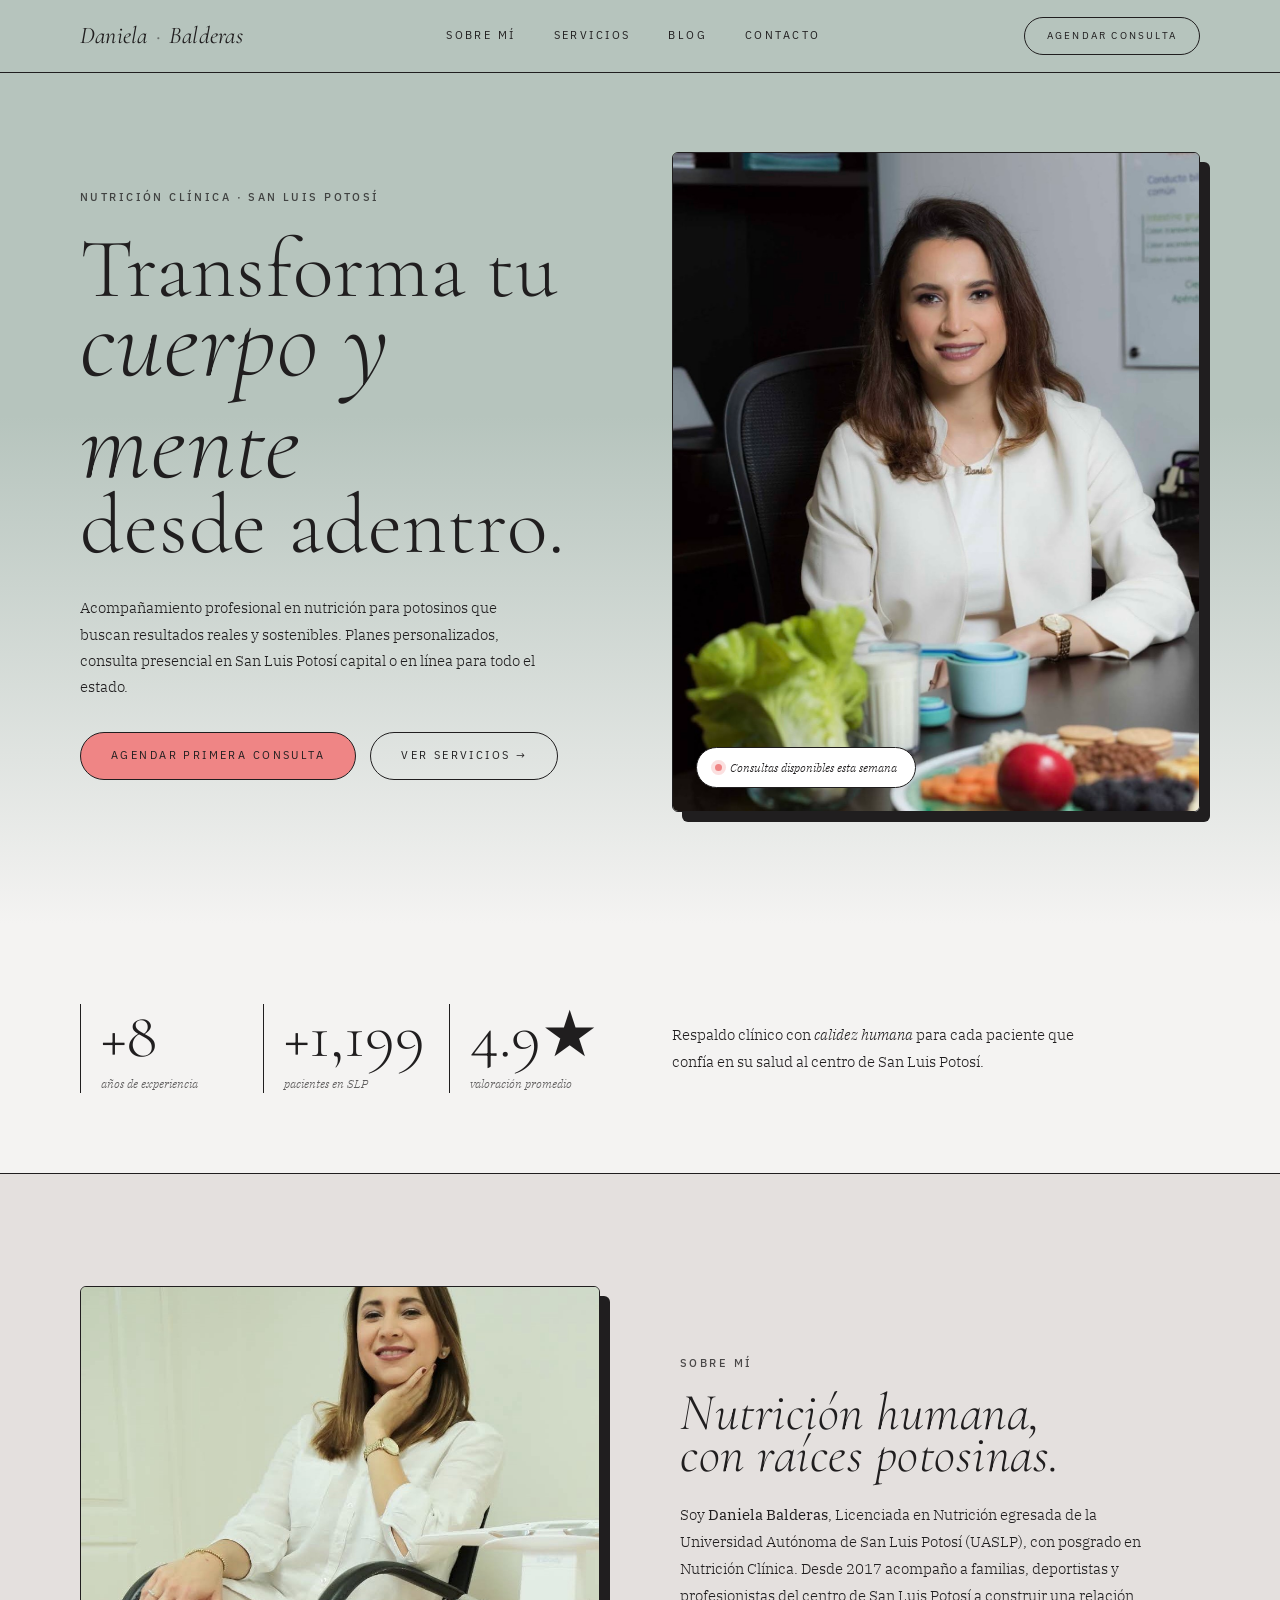
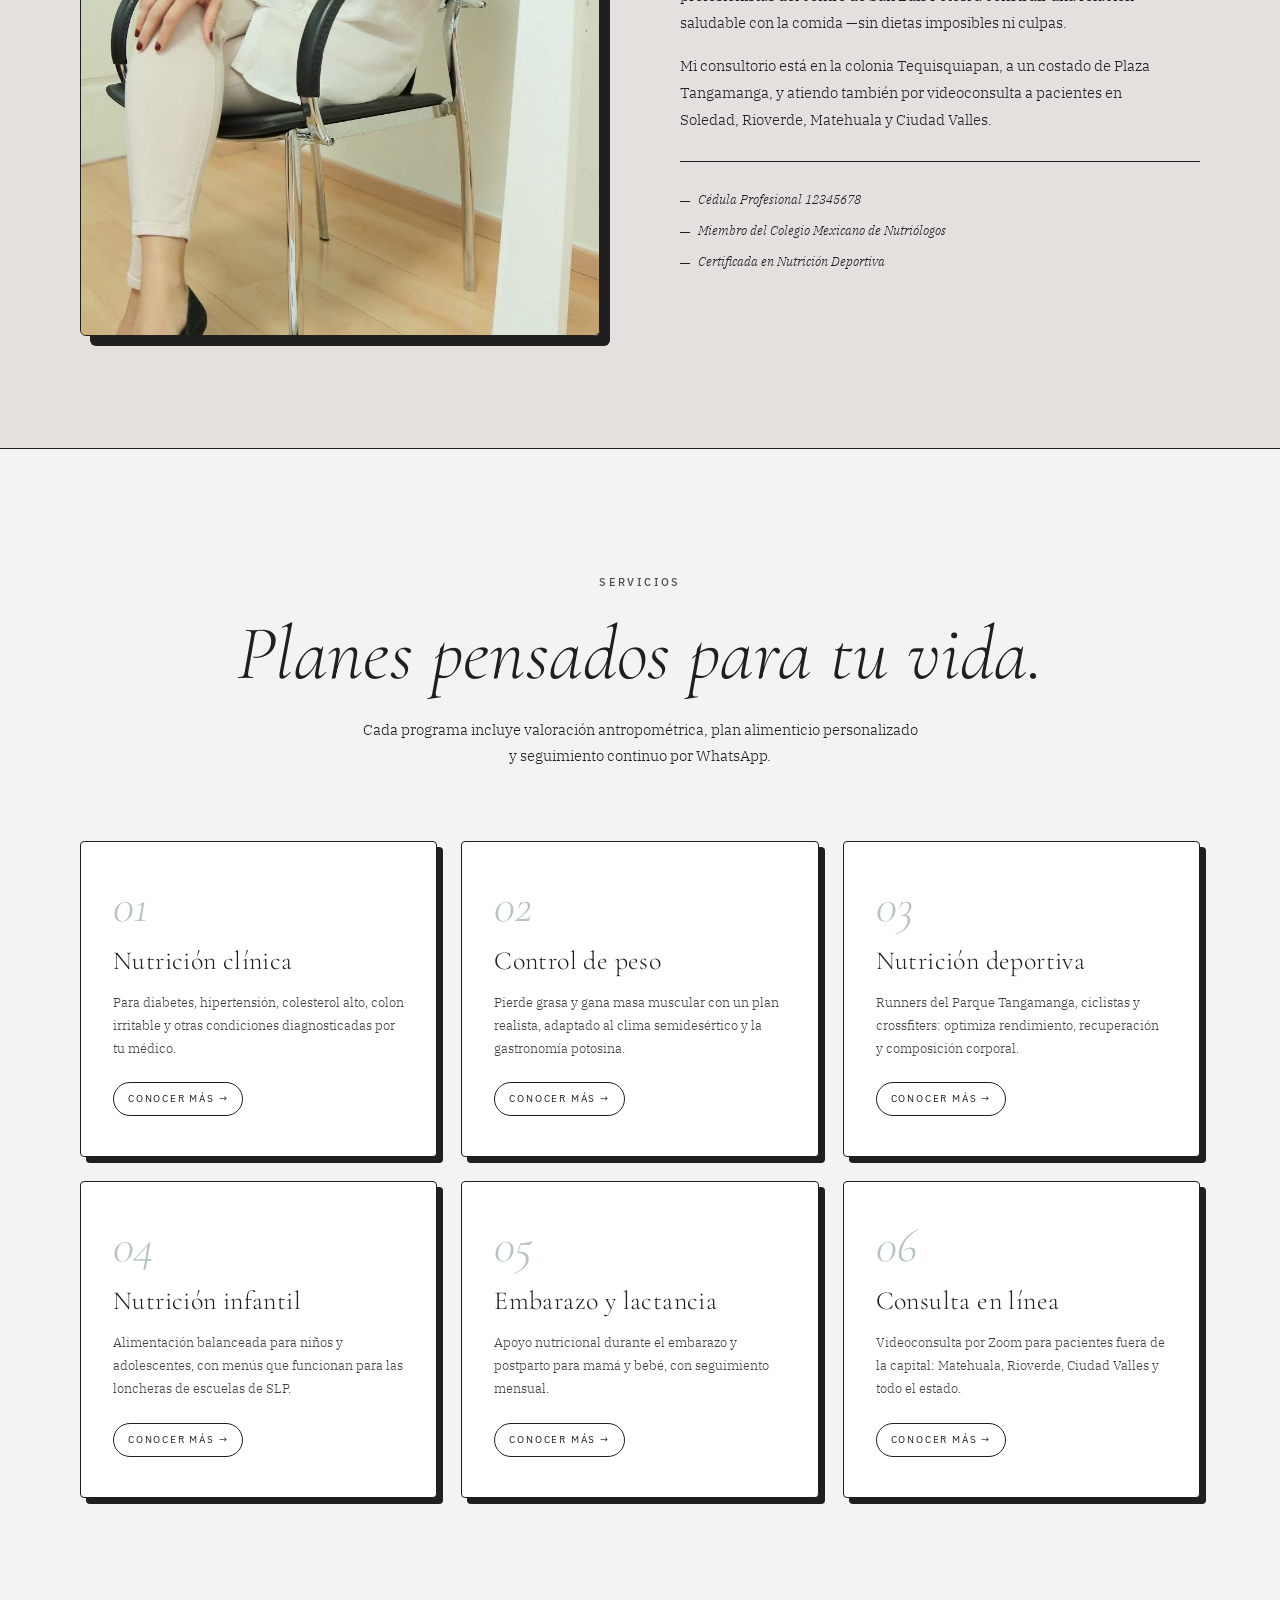
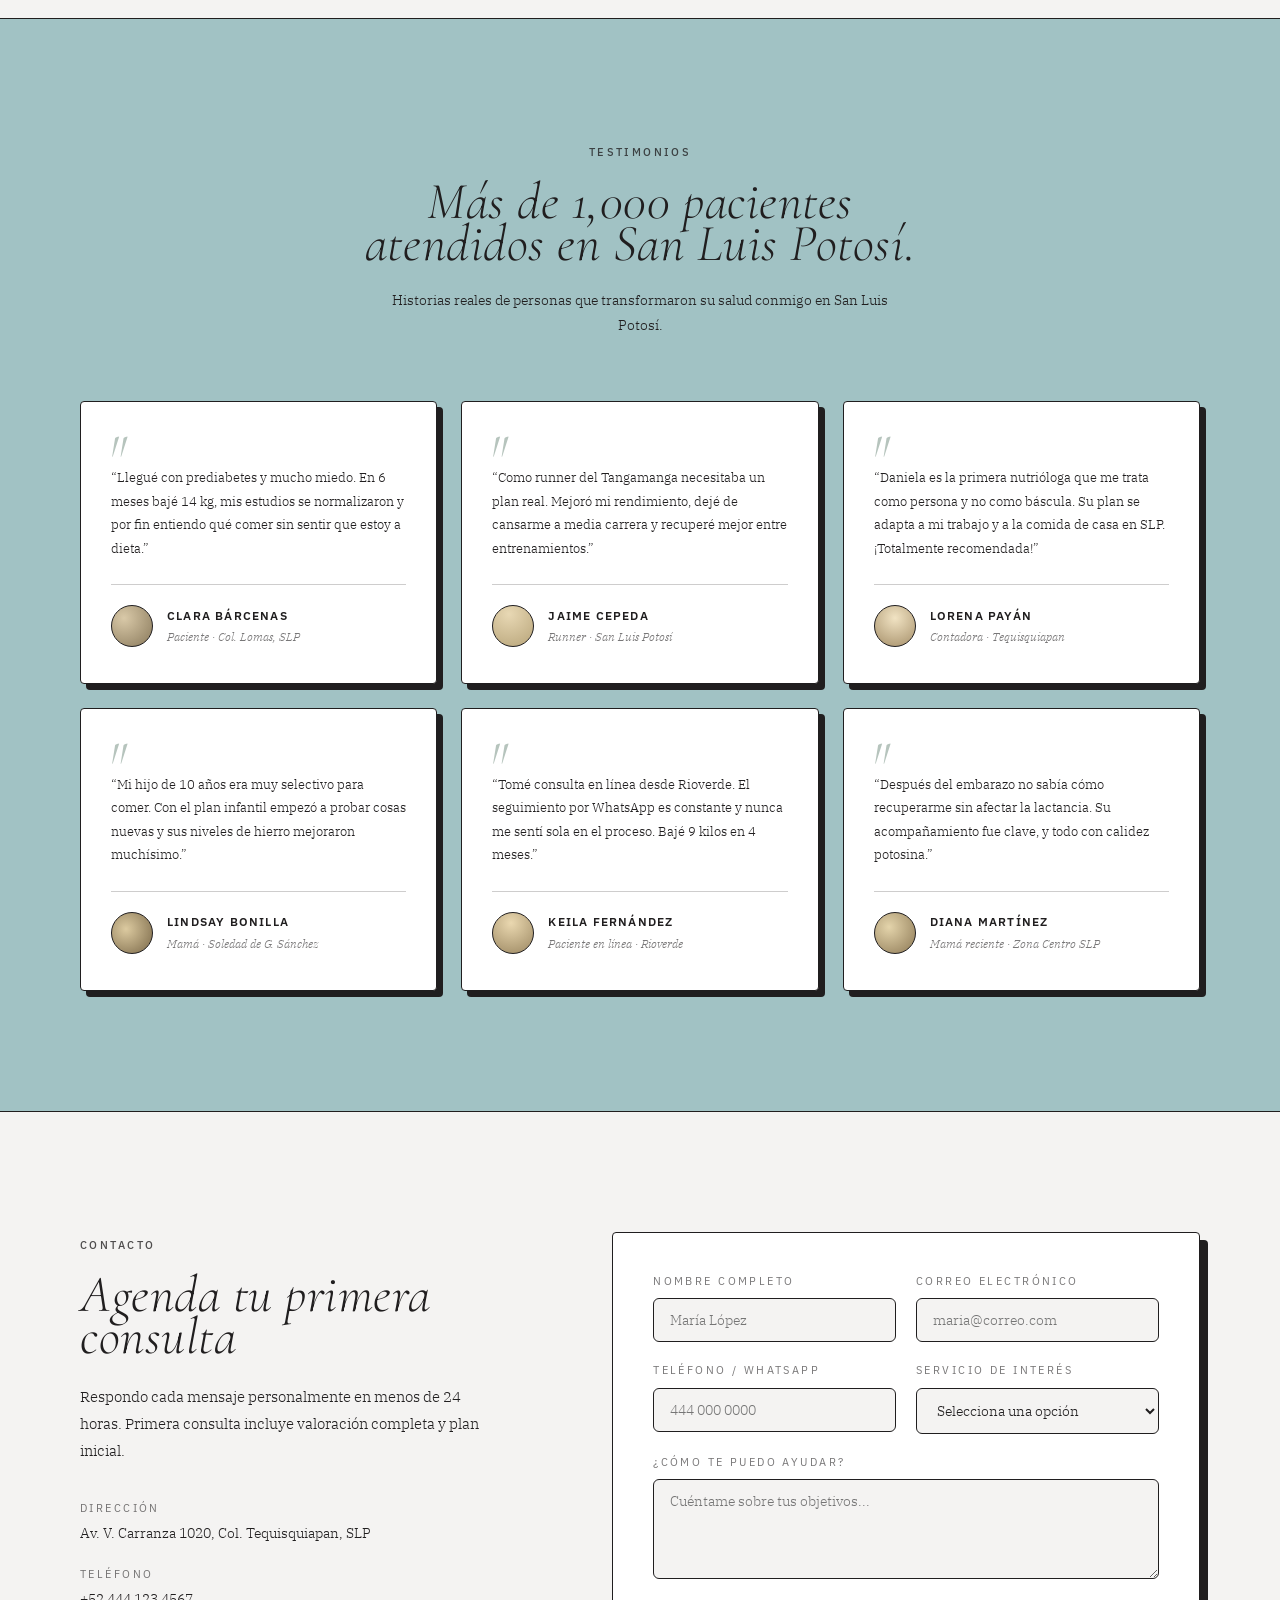
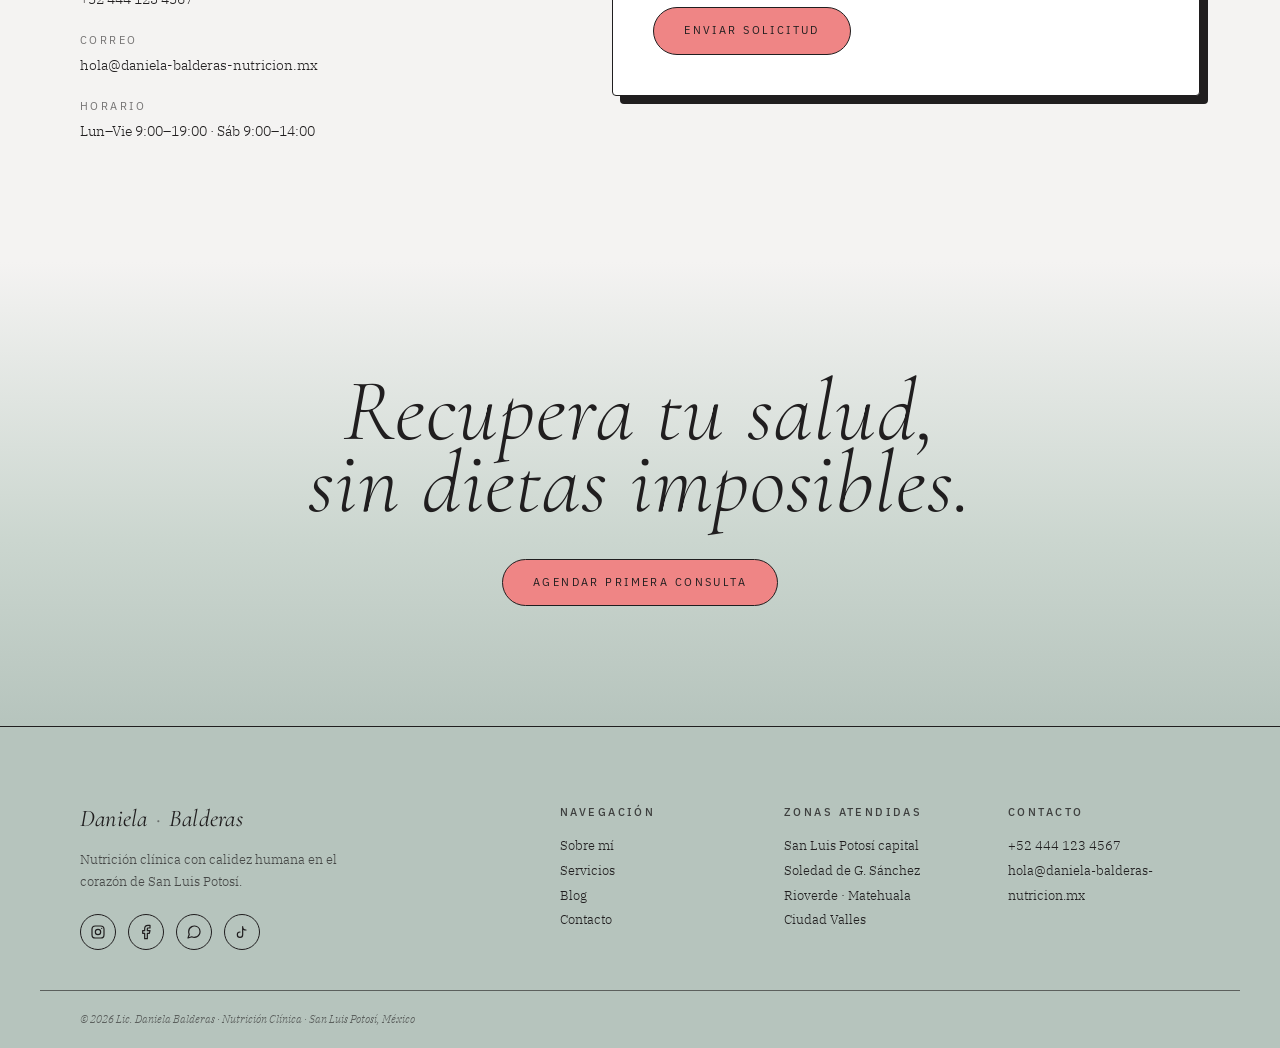
<file: index.html>
<!DOCTYPE html>
<html lang="es-MX">
<head>
  <meta charset="UTF-8" />
  <meta name="viewport" content="width=device-width, initial-scale=1" />
  <title>Nutrióloga en San Luis Potosí · Lic. Daniela Balderas</title>
  <meta name="description" content="Nutrióloga certificada en San Luis Potosí. Planes personalizados de nutrición clínica, control de peso y deportiva. Consulta presencial y en línea." />
  <meta name="robots" content="index,follow,max-image-preview:large" />
  <meta name="keywords" content="nutriólogo San Luis Potosí, nutricionista SLP, nutrición clínica San Luis Potosí, plan alimenticio SLP, bajar de peso San Luis Potosí" />
  <meta name="geo.region" content="MX-SLP" />
  <meta name="geo.placename" content="San Luis Potosí" />
  <meta name="geo.position" content="22.156469;-100.985540" />
  <meta name="ICBM" content="22.156469, -100.985540" />
  <link rel="canonical" href="https://daniela-balderas-nutricion.mx/" />
  <link rel="icon" href="data:image/svg+xml,%3Csvg xmlns='http://www.w3.org/2000/svg' viewBox='0 0 100 100'%3E%3Ctext x='50%25' y='50%25' text-anchor='middle' dominant-baseline='central' font-size='80'%3E%F0%9F%8D%8E%3C/text%3E%3C/svg%3E" />

  <meta property="og:type" content="website" />
  <meta property="og:locale" content="es_MX" />
  <meta property="og:site_name" content="Daniela Balderas · Nutrición Clínica SLP" />
  <meta property="og:url" content="https://daniela-balderas-nutricion.mx/" />
  <meta property="og:title" content="Nutrióloga en San Luis Potosí · Lic. Daniela Balderas" />
  <meta property="og:description" content="Planes personalizados de nutrición en San Luis Potosí. Transforma tu salud con acompañamiento profesional." />
  <meta property="og:image" content="https://daniela-balderas-nutricion.mx/images/daniela-stand.jpg" />
  <meta property="og:image:alt" content="Lic. Daniela Balderas, nutrióloga en San Luis Potosí" />
  <meta name="twitter:card" content="summary_large_image" />
  <meta name="twitter:title" content="Nutrióloga en San Luis Potosí · Lic. Daniela Balderas" />
  <meta name="twitter:description" content="Planes personalizados de nutrición clínica en San Luis Potosí. Consulta presencial y en línea." />
  <meta name="twitter:image" content="https://daniela-balderas-nutricion.mx/images/daniela-stand.jpg" />

  <link rel="preconnect" href="https://fonts.googleapis.com" />
  <link rel="preconnect" href="https://fonts.gstatic.com" crossorigin />
  <link href="https://fonts.googleapis.com/css2?family=Cormorant+Garamond:ital,wght@0,300;0,400;1,300;1,400&family=IBM+Plex+Sans:wght@300;400;500;600&family=IBM+Plex+Serif:ital,wght@0,300;0,400;1,300&display=swap" rel="stylesheet" />
  <link rel="stylesheet" href="styles.css" />
  <style>
    /* Gradient hero — fades into next section (stats-band = cream) */
    body.page-index .hero {
      background: linear-gradient(to bottom,
        #B6C4BD 0%,
        #B6C4BD 45%,
        #F4F3F2 100%) !important;
      border-bottom: 0 !important;
    }
    body.page-index .stats-band { border-top: 0 !important; }
    body.page-index .nav { background: #B6C4BD !important; }
    /* CTA final — cream fades down to sage, stops before footer (solid sage) */
    body.page-index .cta-final {
      background: linear-gradient(to bottom,
        #F4F3F2 0%,
        #CBD6CF 60%,
        #B6C4BD 100%) !important;
      border-top: 0 !important;
      border-bottom: 1px solid #201E1F !important;
    }
    body.page-index .contact { border-bottom: 0 !important; }
    /* Footer solid — never inherits gradient */
    body.page-index .footer { background: #B6C4BD !important; }
    /* Kill the decorative "nutrir" pseudo-element once and for all */
    body.page-index .about__media::after,
    body.page-index .about__media::before {
      content: none !important;
      display: none !important;
      visibility: hidden !important;
    }
  </style>

  <script type="application/ld+json">
  {
    "@context": "https://schema.org",
    "@type": "LocalBusiness",
    "@id": "https://daniela-balderas-nutricion.mx/#business",
    "name": "Lic. Daniela Balderas — Nutrición Clínica",
    "image": "https://daniela-balderas-nutricion.mx/og.jpg",
    "description": "Nutrióloga certificada en San Luis Potosí. Planes de alimentación personalizados.",
    "address": {
      "@type": "PostalAddress",
      "streetAddress": "Av. Venustiano Carranza 1020, Col. Tequisquiapan",
      "addressLocality": "San Luis Potosí",
      "addressRegion": "SLP",
      "postalCode": "78250",
      "addressCountry": "MX"
    },
    "geo": { "@type": "GeoCoordinates", "latitude": 22.156469, "longitude": -100.98554 },
    "telephone": "+52-444-123-4567",
    "priceRange": "$$",
    "areaServed": "San Luis Potosí",
    "openingHours": "Mo-Fr 09:00-19:00, Sa 09:00-14:00"
  }
  </script>
</head>
<body class="page-index">

  <header class="nav">
    <div class="nav__inner">
      <a href="index.html" class="logo">Daniela<span>·</span>Balderas</a>
      <nav class="nav__links" id="navLinks" aria-label="Principal">
        <a href="sobre-mi.html">Sobre mí</a>
        <a href="servicios.html">Servicios</a>
        <a href="blog.html">Blog</a>
        <a href="contacto.html">Contacto</a>
        <a href="contacto.html" class="btn btn--pill nav__cta-mobile">Agendar consulta</a>
      </nav>
      <a href="contacto.html" class="btn btn--pill nav__cta-desktop">Agendar consulta</a>
      <button class="nav__toggle" type="button" aria-label="Abrir menú" aria-controls="navLinks" aria-expanded="false" onclick="this.setAttribute('aria-expanded', this.getAttribute('aria-expanded') === 'true' ? 'false' : 'true'); document.body.classList.toggle('nav-open');">
        <span></span><span></span><span></span>
      </button>
    </div>
  </header>

  <main>

    <!-- HERO -->
    <section class="hero">
      <div class="hero__grid">
        <div class="hero__content">
          <span class="eyebrow">Nutrición clínica · San Luis Potosí</span>
          <h1>Transforma tu <em>cuerpo y mente</em><span class="h1-tail">desde adentro.</span></h1>
          <p class="lead">
            Acompañamiento profesional en nutrición para potosinos que buscan resultados
            reales y sostenibles. Planes personalizados, consulta presencial en
            San Luis Potosí capital o en línea para todo el estado.
          </p>
          <div class="hero__cta">
            <a href="#contacto" class="btn btn--primary">Agendar primera consulta</a>
            <a href="#servicios" class="btn btn--ghost">Ver servicios →</a>
          </div>
        </div>
        <div class="hero__media">
          <div class="hero__photo">
            <img src="images/daniela-stand.jpg" alt="Lic. Daniela Balderas, nutrióloga clínica en San Luis Potosí" loading="eager" fetchpriority="high" width="640" height="800" />
          </div>
          <div class="hero__badge" aria-hidden="true">
            <span class="dot"></span> Consultas disponibles esta semana
          </div>
        </div>
      </div>
    </section>

    <!-- STATS BAND -->
    <section class="stats-band" aria-label="Respaldo profesional">
      <div class="container stats-band__inner">
        <ul class="stats-band__list">
          <li><strong data-count="8" data-prefix="+">+0</strong><span>años de experiencia</span></li>
          <li><strong data-count="1200" data-prefix="+">+0</strong><span>pacientes en SLP</span></li>
          <li><strong data-count="4.9" data-suffix="★" data-decimals="1">0★</strong><span>valoración promedio</span></li>
        </ul>
        <p class="stats-band__text">
          Respaldo clínico con <em>calidez humana</em> para cada paciente que confía
          en su salud al centro de San Luis Potosí.
        </p>
      </div>
    </section>

    <!-- SOBRE MÍ -->
    <section id="sobre-mi" class="about">
      <div class="container about__grid">
        <div class="about__media">
          <div class="about__photo">
            <img src="images/daniela-seated.jpeg" alt="Daniela Balderas, nutrióloga clínica potosina egresada de la UASLP" loading="lazy" width="640" height="800" />
          </div>
        </div>
        <div class="about__content">
          <span class="eyebrow">Sobre mí</span>
          <h2><em>Nutrición humana,</em><em>con raíces potosinas.</em></h2>
          <p>
            Soy <strong>Daniela Balderas</strong>, Licenciada en Nutrición egresada de la
            Universidad Autónoma de San Luis Potosí (UASLP), con posgrado en
            Nutrición Clínica. Desde 2017 acompaño a familias, deportistas y
            profesionistas del centro de San Luis Potosí a construir una relación
            saludable con la comida —sin dietas imposibles ni culpas.
          </p>
          <p>
            Mi consultorio está en la colonia Tequisquiapan, a un costado de Plaza
            Tangamanga, y atiendo también por videoconsulta a pacientes en Soledad,
            Rioverde, Matehuala y Ciudad Valles.
          </p>
          <ul class="credentials">
            <li>Cédula Profesional 12345678</li>
            <li>Miembro del Colegio Mexicano de Nutriólogos</li>
            <li>Certificada en Nutrición Deportiva</li>
          </ul>
        </div>
      </div>
    </section>

    <!-- SERVICIOS -->
    <section id="servicios" class="services">
      <div class="container">
        <div class="services__head">
          <span class="eyebrow">Servicios</span>
          <h2><em>Planes pensados</em> <em>para tu vida.</em></h2>
          <p>
            Cada programa incluye valoración antropométrica, plan alimenticio
            personalizado y seguimiento continuo por WhatsApp.
          </p>
        </div>
        <div class="services__grid">
          <article class="service">
            <div class="service__num">01</div>
            <h3>Nutrición clínica</h3>
            <p>
              Para diabetes, hipertensión, colesterol alto, colon irritable y
              otras condiciones diagnosticadas por tu médico.
            </p>
            <a href="#contacto" class="service__link">Conocer más →</a>
          </article>

          <article class="service">
            <div class="service__num">02</div>
            <h3>Control de peso</h3>
            <p>
              Pierde grasa y gana masa muscular con un plan realista, adaptado
              al clima semidesértico y la gastronomía potosina.
            </p>
            <a href="#contacto" class="service__link">Conocer más →</a>
          </article>

          <article class="service">
            <div class="service__num">03</div>
            <h3>Nutrición deportiva</h3>
            <p>
              Runners del Parque Tangamanga, ciclistas y crossfiters: optimiza
              rendimiento, recuperación y composición corporal.
            </p>
            <a href="#contacto" class="service__link">Conocer más →</a>
          </article>

          <article class="service">
            <div class="service__num">04</div>
            <h3>Nutrición infantil</h3>
            <p>
              Alimentación balanceada para niños y adolescentes, con menús que
              funcionan para las loncheras de escuelas de SLP.
            </p>
            <a href="#contacto" class="service__link">Conocer más →</a>
          </article>

          <article class="service">
            <div class="service__num">05</div>
            <h3>Embarazo y lactancia</h3>
            <p>
              Apoyo nutricional durante el embarazo y postparto para mamá y bebé,
              con seguimiento mensual.
            </p>
            <a href="#contacto" class="service__link">Conocer más →</a>
          </article>

          <article class="service">
            <div class="service__num">06</div>
            <h3>Consulta en línea</h3>
            <p>
              Videoconsulta por Zoom para pacientes fuera de la capital: Matehuala,
              Rioverde, Ciudad Valles y todo el estado.
            </p>
            <a href="#contacto" class="service__link">Conocer más →</a>
          </article>
        </div>
      </div>
    </section>

    <!-- TESTIMONIOS -->
    <section id="testimonios" class="testimonials">
      <div class="container">
        <div class="testimonials__head">
          <span class="eyebrow">Testimonios</span>
          <h2><em>Más de 1,000 pacientes</em><em>atendidos en San Luis Potosí.</em></h2>
          <p>Historias reales de personas que transformaron su salud conmigo en San Luis Potosí.</p>
        </div>

        <div class="testimonials__grid">
          <article class="testimonial">
            <p class="testimonial__quote">“Llegué con prediabetes y mucho miedo. En 6 meses bajé 14 kg, mis estudios se normalizaron y por fin entiendo qué comer sin sentir que estoy a dieta.”</p>
            <div class="testimonial__author">
              <div class="testimonial__avatar" style="background: radial-gradient(circle at 30% 30%, #d9c9a8, #8a7a5c);"></div>
              <div>
                <strong>Clara Bárcenas</strong>
                <span>Paciente · Col. Lomas, SLP</span>
              </div>
            </div>
          </article>

          <article class="testimonial">
            <p class="testimonial__quote">“Como runner del Tangamanga necesitaba un plan real. Mejoró mi rendimiento, dejé de cansarme a media carrera y recuperé mejor entre entrenamientos.”</p>
            <div class="testimonial__author">
              <div class="testimonial__avatar" style="background: radial-gradient(circle at 40% 20%, #e8d8b4, #b8a57a);"></div>
              <div>
                <strong>Jaime Cepeda</strong>
                <span>Runner · San Luis Potosí</span>
              </div>
            </div>
          </article>

          <article class="testimonial">
            <p class="testimonial__quote">“Daniela es la primera nutrióloga que me trata como persona y no como báscula. Su plan se adapta a mi trabajo y a la comida de casa en SLP. ¡Totalmente recomendada!”</p>
            <div class="testimonial__author">
              <div class="testimonial__avatar" style="background: radial-gradient(circle at 50% 30%, #f1e3c3, #a6906a);"></div>
              <div>
                <strong>Lorena Payán</strong>
                <span>Contadora · Tequisquiapan</span>
              </div>
            </div>
          </article>

          <article class="testimonial">
            <p class="testimonial__quote">“Mi hijo de 10 años era muy selectivo para comer. Con el plan infantil empezó a probar cosas nuevas y sus niveles de hierro mejoraron muchísimo.”</p>
            <div class="testimonial__author">
              <div class="testimonial__avatar" style="background: radial-gradient(circle at 35% 40%, #dccaa0, #7a6848);"></div>
              <div>
                <strong>Lindsay Bonilla</strong>
                <span>Mamá · Soledad de G. Sánchez</span>
              </div>
            </div>
          </article>

          <article class="testimonial">
            <p class="testimonial__quote">“Tomé consulta en línea desde Rioverde. El seguimiento por WhatsApp es constante y nunca me sentí sola en el proceso. Bajé 9 kilos en 4 meses.”</p>
            <div class="testimonial__author">
              <div class="testimonial__avatar" style="background: radial-gradient(circle at 45% 25%, #ead8b0, #9c8862);"></div>
              <div>
                <strong>Keila Fernández</strong>
                <span>Paciente en línea · Rioverde</span>
              </div>
            </div>
          </article>

          <article class="testimonial">
            <p class="testimonial__quote">“Después del embarazo no sabía cómo recuperarme sin afectar la lactancia. Su acompañamiento fue clave, y todo con calidez potosina.”</p>
            <div class="testimonial__author">
              <div class="testimonial__avatar" style="background: radial-gradient(circle at 35% 35%, #e4d4ab, #8e7a56);"></div>
              <div>
                <strong>Diana Martínez</strong>
                <span>Mamá reciente · Zona Centro SLP</span>
              </div>
            </div>
          </article>
        </div>
      </div>
    </section>

    <!-- CONTACTO -->
    <section id="contacto" class="contact">
      <div class="container contact__grid">
        <div class="contact__intro">
          <span class="eyebrow">Contacto</span>
          <h2><em>Agenda tu primera</em><em>consulta</em></h2>
          <p>
            Respondo cada mensaje personalmente en menos de 24 horas.
            Primera consulta incluye valoración completa y plan inicial.
          </p>
          <ul class="contact__details">
            <li><strong>Dirección</strong><span>Av. V. Carranza 1020, Col. Tequisquiapan, SLP</span></li>
            <li><strong>Teléfono</strong><span>+52 444 123 4567</span></li>
            <li><strong>Correo</strong><span>hola@daniela-balderas-nutricion.mx</span></li>
            <li><strong>Horario</strong><span>Lun–Vie 9:00–19:00 · Sáb 9:00–14:00</span></li>
          </ul>
        </div>

        <form class="form" onsubmit="event.preventDefault(); this.querySelector('.form__ok').hidden=false;">
          <label>
            <span>Nombre completo</span>
            <input type="text" name="nombre" required placeholder="María López" />
          </label>
          <label>
            <span>Correo electrónico</span>
            <input type="email" name="correo" required placeholder="maria@correo.com" />
          </label>
          <label>
            <span>Teléfono / WhatsApp</span>
            <input type="tel" name="tel" required placeholder="444 000 0000" />
          </label>
          <label>
            <span>Servicio de interés</span>
            <select name="servicio" required>
              <option value="">Selecciona una opción</option>
              <option>Nutrición clínica</option>
              <option>Control de peso</option>
              <option>Nutrición deportiva</option>
              <option>Nutrición infantil</option>
              <option>Embarazo y lactancia</option>
              <option>Consulta en línea</option>
            </select>
          </label>
          <label class="form__full">
            <span>¿Cómo te puedo ayudar?</span>
            <textarea name="mensaje" rows="4" placeholder="Cuéntame sobre tus objetivos..."></textarea>
          </label>
          <button type="submit" class="btn btn--primary form__submit">Enviar solicitud</button>
          <p class="form__ok" hidden>¡Gracias! Te escribiré en las próximas 24 horas.</p>
        </form>
      </div>
    </section>

    <!-- CTA FINAL -->
    <section class="cta-final">
      <div class="container">
        <h2><em>Recupera tu salud,</em><em>sin dietas imposibles.</em></h2>
        <a href="contacto.html" class="btn btn--primary">Agendar primera consulta</a>
      </div>
    </section>

  </main>

  <footer class="footer">
    <div class="container footer__inner">
      <div class="footer__brand">
        <a href="#" class="logo logo--light">Daniela<span>·</span>Balderas</a>
        <p>Nutrición clínica con calidez humana en el corazón de San Luis Potosí.</p>
        <div class="socials" aria-label="Redes sociales">
          <a href="#" aria-label="Instagram"><svg viewBox="0 0 24 24" fill="none" stroke="currentColor" stroke-width="1.8" stroke-linecap="round" stroke-linejoin="round"><rect x="3" y="3" width="18" height="18" rx="5"/><circle cx="12" cy="12" r="4"/><circle cx="17.5" cy="6.5" r="1" fill="currentColor" stroke="none"/></svg></a>
          <a href="#" aria-label="Facebook"><svg viewBox="0 0 24 24" fill="none" stroke="currentColor" stroke-width="1.8" stroke-linecap="round" stroke-linejoin="round"><path d="M18 2h-3a5 5 0 0 0-5 5v3H7v4h3v8h4v-8h3l1-4h-4V7a1 1 0 0 1 1-1h3z"/></svg></a>
          <a href="#" aria-label="WhatsApp"><svg viewBox="0 0 24 24" fill="none" stroke="currentColor" stroke-width="1.8" stroke-linecap="round" stroke-linejoin="round"><path d="M21 11.5a8.38 8.38 0 0 1-.9 3.8 8.5 8.5 0 0 1-7.6 4.7 8.38 8.38 0 0 1-3.8-.9L3 21l1.9-5.7a8.38 8.38 0 0 1-.9-3.8 8.5 8.5 0 0 1 4.7-7.6 8.38 8.38 0 0 1 3.8-.9h.5a8.48 8.48 0 0 1 8 8v.5z"/></svg></a>
          <a href="#" aria-label="TikTok"><svg viewBox="0 0 24 24" fill="none" stroke="currentColor" stroke-width="1.8" stroke-linecap="round" stroke-linejoin="round"><path d="M9 12a4 4 0 1 0 4 4V4a5 5 0 0 0 5 5"/></svg></a>
        </div>
      </div>
      <div class="footer__cols">
        <div>
          <h4>Navegación</h4>
          <a href="sobre-mi.html">Sobre mí</a>
          <a href="servicios.html">Servicios</a>
          <a href="blog.html">Blog</a>
          <a href="contacto.html">Contacto</a>
        </div>
        <div>
          <h4>Zonas atendidas</h4>
          <span>San Luis Potosí capital</span>
          <span>Soledad de G. Sánchez</span>
          <span>Rioverde · Matehuala</span>
          <span>Ciudad Valles</span>
        </div>
        <div>
          <h4>Contacto</h4>
          <span>+52 444 123 4567</span>
          <span>hola@daniela-balderas-nutricion.mx</span>
        </div>
      </div>
    </div>
    <div class="container footer__base">
      <span>© 2026 Lic. Daniela Balderas · Nutrición Clínica · San Luis Potosí, México</span>
    </div>
  </footer>

  <script>
    (() => {
      const els = document.querySelectorAll('[data-count]');
      const ease = t => 1 - Math.pow(1 - t, 3);
      const animate = (el) => {
        const target = parseFloat(el.dataset.count);
        const decimals = parseInt(el.dataset.decimals || '0', 10);
        const prefix = el.dataset.prefix || '';
        const suffix = el.dataset.suffix || '';
        const duration = 1600;
        const start = performance.now();
        const tick = (now) => {
          const p = Math.min(1, (now - start) / duration);
          const v = target * ease(p);
          const formatted = decimals
            ? v.toFixed(decimals)
            : Math.round(v).toLocaleString('es-MX');
          el.textContent = prefix + formatted + suffix;
          if (p < 1) requestAnimationFrame(tick);
        };
        requestAnimationFrame(tick);
      };
      const io = new IntersectionObserver((entries) => {
        entries.forEach(e => {
          if (e.isIntersecting) { animate(e.target); io.unobserve(e.target); }
        });
      }, { threshold: 0.4 });
      els.forEach(el => io.observe(el));
    })();
  </script>

  <!-- ===================== TWEAKS PANEL ===================== -->
  <style>
    #tweaks-panel {
      position: fixed; right: 20px; bottom: 20px; z-index: 9999;
      background: #fff; color: #1a1a1a;
      border: 1px solid rgba(0,0,0,0.12);
      border-radius: 12px;
      box-shadow: 0 10px 30px rgba(0,0,0,0.15), 0 2px 6px rgba(0,0,0,0.08);
      padding: 14px 14px 12px;
      font-family: "IBM Plex Sans", system-ui, sans-serif;
      font-size: 13px;
      width: 260px;
      display: none;
    }
    #tweaks-panel.is-open { display: block; }
    #tweaks-panel h3 {
      margin: 0 0 4px; font-size: 13px; font-weight: 600;
      letter-spacing: 0.02em; color: #1a1a1a;
      font-family: "IBM Plex Sans", system-ui, sans-serif;
      display: flex; align-items: center; justify-content: space-between;
    }
    #tweaks-panel .tp-hint {
      font-size: 11px; color: #666; margin: 0 0 10px; line-height: 1.4;
    }
    #tweaks-panel .tp-row { display: grid; grid-template-columns: 1fr 1fr; gap: 6px; }
    #tweaks-panel button.tp-btn {
      appearance: none; border: 1px solid rgba(0,0,0,0.15);
      background: #fafafa; color: #1a1a1a;
      padding: 8px 10px; border-radius: 8px; cursor: pointer;
      font-size: 12px; font-family: inherit;
      transition: background 0.15s, border-color 0.15s;
    }
    #tweaks-panel button.tp-btn:hover { background: #f0f0f0; border-color: rgba(0,0,0,0.3); }
    #tweaks-panel button.tp-btn:active { background: #e5e5e5; }
    #tweaks-panel .tp-btn.tp-italic { font-style: italic; }
    #tweaks-panel .tp-btn.tp-bold { font-weight: 700; }
    #tweaks-panel .tp-btn.tp-cursive { font-family: "Cormorant Garamond", serif; font-style: italic; font-size: 15px; }
    #tweaks-panel .tp-btn.tp-mixed { font-style: italic; font-weight: 700; font-family: "Cormorant Garamond", serif; font-size: 14px; }
    #tweaks-panel .tp-btn.tp-reset { grid-column: 1 / -1; color: #8a2a2a; border-color: rgba(138,42,42,0.25); }
    #tweaks-panel .tp-selection {
      margin-top: 10px; padding: 8px 10px;
      background: #f7f5f1; border-radius: 8px;
      font-size: 11px; color: #555;
      max-height: 48px; overflow: hidden;
      border: 1px dashed rgba(0,0,0,0.1);
    }
    #tweaks-panel .tp-close {
      appearance: none; border: 0; background: transparent;
      font-size: 16px; line-height: 1; cursor: pointer; color: #888; padding: 0;
    }
    #tweaks-panel .tp-close:hover { color: #1a1a1a; }
    .tp-applied { /* wrapper class for applied edits */ }
  </style>

  <div id="tweaks-panel" role="dialog" aria-label="Tweaks">
    <h3>Tweaks <button class="tp-close" type="button" aria-label="Cerrar">×</button></h3>
    <p class="tp-hint">Selecciona texto en la página y aplica un estilo:</p>
    <div class="tp-row">
      <button class="tp-btn tp-italic" data-style="italic" type="button">Itálica</button>
      <button class="tp-btn tp-bold" data-style="bold" type="button">Negrita</button>
      <button class="tp-btn tp-cursive" data-style="cursive" type="button">Cursiva</button>
      <button class="tp-btn tp-mixed" data-style="mixed" type="button">Mezclado</button>
      <button class="tp-btn tp-reset" data-style="reset" type="button">Quitar estilo</button>
    </div>
    <div class="tp-selection" id="tp-selection-preview">Sin selección</div>
  </div>

  <script>
  (function(){
    var panel = document.getElementById('tweaks-panel');
    var preview = document.getElementById('tp-selection-preview');
    var lastRange = null;

    // Edit-mode protocol: register listener FIRST, then announce availability
    window.addEventListener('message', function(e){
      var d = e.data || {};
      if (d.type === '__activate_edit_mode') panel.classList.add('is-open');
      if (d.type === '__deactivate_edit_mode') panel.classList.remove('is-open');
    });
    try { window.parent.postMessage({type:'__edit_mode_available'}, '*'); } catch(_){}

    // Track last user selection (outside the panel itself)
    document.addEventListener('selectionchange', function(){
      var sel = document.getSelection();
      if (!sel || sel.rangeCount === 0 || sel.isCollapsed) return;
      var r = sel.getRangeAt(0);
      // Ignore selections inside the tweaks panel
      var node = r.commonAncestorContainer;
      var el = node.nodeType === 1 ? node : node.parentElement;
      if (el && el.closest && el.closest('#tweaks-panel')) return;
      lastRange = r.cloneRange();
      var txt = sel.toString().trim();
      preview.textContent = txt ? '“' + (txt.length > 60 ? txt.slice(0,60)+'…' : txt) + '”' : 'Sin selección';
    });

    function applyStyleToRange(range, cssText){
      if (!range) return;
      try {
        var span = document.createElement('span');
        span.className = 'tp-applied';
        span.setAttribute('style', cssText);
        // If the range crosses element boundaries, surroundContents may fail.
        // Fallback: extract → wrap → reinsert.
        try {
          range.surroundContents(span);
        } catch(err){
          var frag = range.extractContents();
          span.appendChild(frag);
          range.insertNode(span);
        }
      } catch(e){ console.warn('Tweaks: apply failed', e); }
    }

    function clearStyleInRange(range){
      if (!range) return;
      var container = range.commonAncestorContainer;
      var scope = container.nodeType === 1 ? container : container.parentElement;
      if (!scope) return;
      var applied = scope.querySelectorAll('.tp-applied');
      applied.forEach(function(el){
        if (range.intersectsNode(el)) {
          // Unwrap: replace element with its children
          var parent = el.parentNode;
          while (el.firstChild) parent.insertBefore(el.firstChild, el);
          parent.removeChild(el);
        }
      });
    }

    var STYLES = {
      italic:  'font-style: italic;',
      bold:    'font-weight: 700;',
      cursive: 'font-family: "Cormorant Garamond", serif; font-style: italic;',
      mixed:   'font-family: "Cormorant Garamond", serif; font-style: italic; font-weight: 700;'
    };

    panel.addEventListener('click', function(e){
      var btn = e.target.closest('.tp-btn');
      if (btn) {
        var kind = btn.getAttribute('data-style');
        if (!lastRange) { preview.textContent = 'Selecciona texto primero'; return; }
        if (kind === 'reset') {
          clearStyleInRange(lastRange);
        } else if (STYLES[kind]) {
          applyStyleToRange(lastRange, STYLES[kind]);
        }
        // Clear selection after apply
        try { window.getSelection().removeAllRanges(); } catch(_){}
        lastRange = null;
        preview.textContent = 'Sin selección';
        return;
      }
      if (e.target.closest('.tp-close')) {
        panel.classList.remove('is-open');
      }
    });

    // Also allow opening via a small keyboard shortcut when running standalone (Shift+T)
    document.addEventListener('keydown', function(e){
      if (e.shiftKey && (e.key === 'T' || e.key === 't') && !e.metaKey && !e.ctrlKey && !e.altKey) {
        var active = document.activeElement;
        if (active && /INPUT|TEXTAREA/.test(active.tagName)) return;
        panel.classList.toggle('is-open');
      }
    });
  })();
  </script>

</body>
</html>
</file>
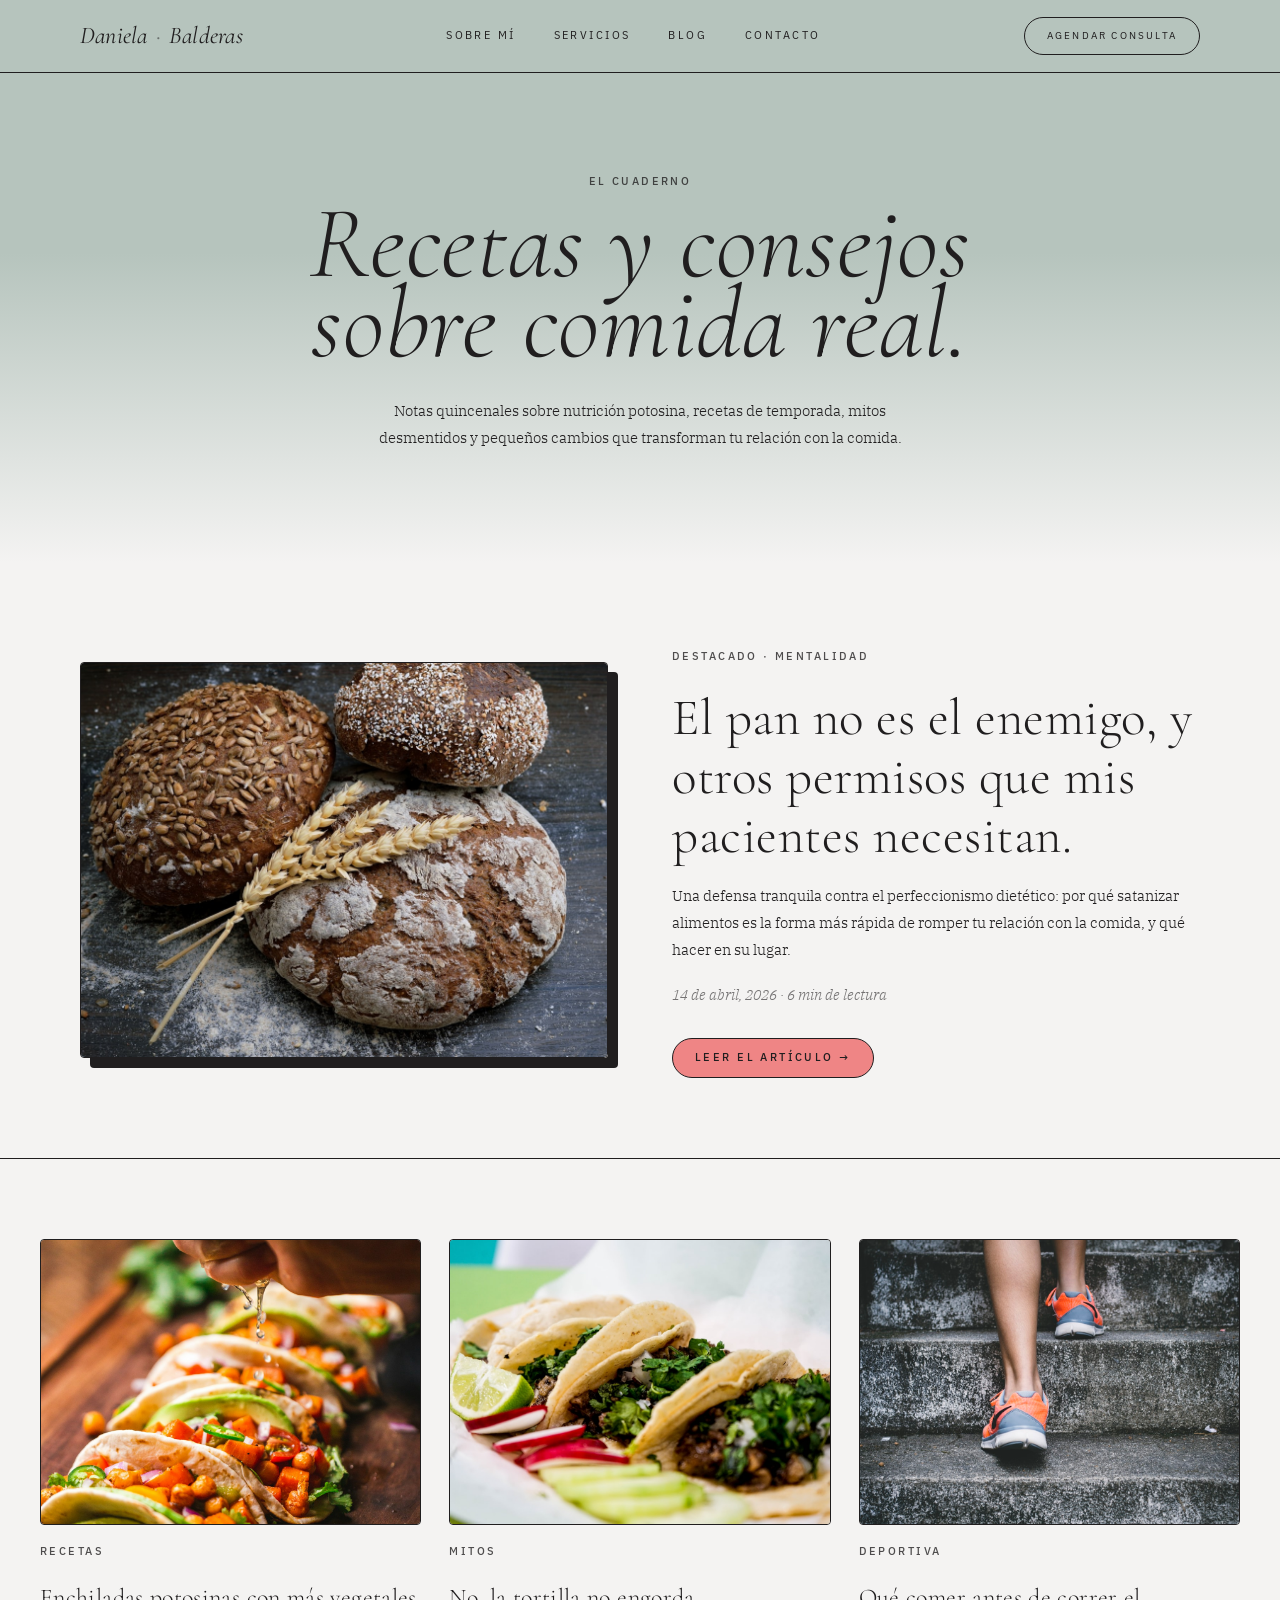
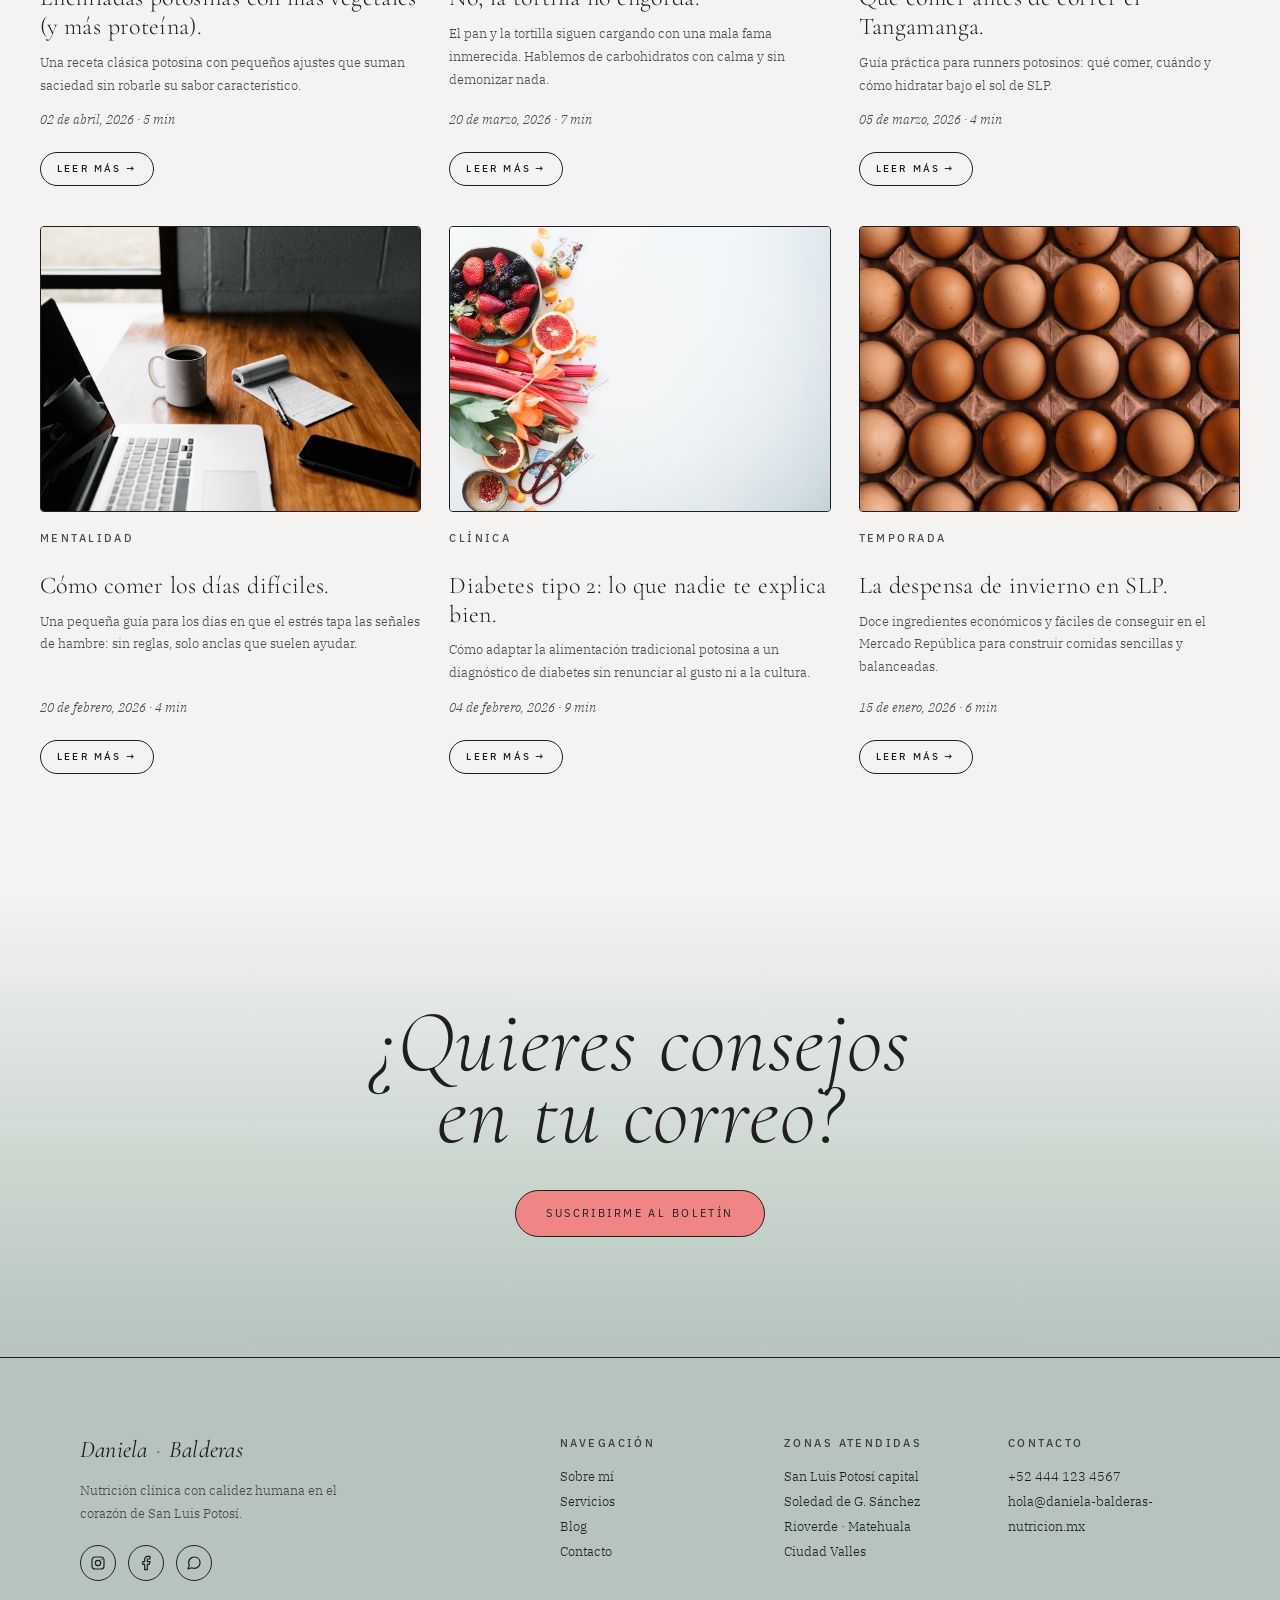
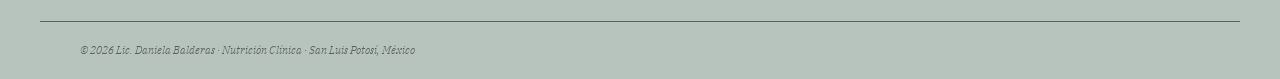
<file: blog.html>
<!DOCTYPE html>
<html lang="es-MX">
<head>
  <meta charset="UTF-8" />
  <meta name="viewport" content="width=device-width, initial-scale=1" />
  <title>Blog de Nutrición en San Luis Potosí · Daniela Balderas</title>
  <meta name="description" content="Blog de nutrición clínica en SLP: recetas potosinas, consejos de control de peso y mitos desmentidos. Nueva entrada cada quincena." />
  <meta name="robots" content="index,follow,max-image-preview:large" />
  <meta name="keywords" content="blog nutrición SLP, recetas saludables San Luis Potosí, consejos nutricionales, mitos de dietas" />
  <meta name="geo.region" content="MX-SLP" />
  <meta name="geo.placename" content="San Luis Potosí" />
  <link rel="canonical" href="https://daniela-balderas-nutricion.mx/blog.html" />
  <link rel="icon" href="data:image/svg+xml,%3Csvg xmlns='http://www.w3.org/2000/svg' viewBox='0 0 100 100'%3E%3Ctext x='50%25' y='50%25' text-anchor='middle' dominant-baseline='central' font-size='80'%3E%F0%9F%8D%8E%3C/text%3E%3C/svg%3E" />

  <meta property="og:type" content="blog" />
  <meta property="og:locale" content="es_MX" />
  <meta property="og:site_name" content="Daniela Balderas · Nutrición Clínica SLP" />
  <meta property="og:url" content="https://daniela-balderas-nutricion.mx/blog.html" />
  <meta property="og:title" content="Blog de Nutrición en San Luis Potosí · Daniela Balderas" />
  <meta property="og:description" content="Recetas, consejos y reflexiones sobre alimentación consciente desde San Luis Potosí." />
  <meta property="og:image" content="https://daniela-balderas-nutricion.mx/images/daniela-seated.jpeg" />
  <meta property="og:image:alt" content="Daniela Balderas escribiendo sobre nutrición potosina" />
  <meta name="twitter:card" content="summary_large_image" />
  <meta name="twitter:title" content="Blog de Nutrición en San Luis Potosí · Daniela Balderas" />
  <meta name="twitter:description" content="Recetas potosinas, consejos nutricionales y mitos desmentidos, cada quincena." />
  <meta name="twitter:image" content="https://daniela-balderas-nutricion.mx/images/daniela-seated.jpeg" />

  <link rel="preconnect" href="https://fonts.googleapis.com" />
  <link rel="preconnect" href="https://fonts.gstatic.com" crossorigin />
  <link href="https://fonts.googleapis.com/css2?family=Cormorant+Garamond:ital,wght@0,300;0,400;1,300;1,400&family=IBM+Plex+Sans:wght@300;400;500;600&family=IBM+Plex+Serif:ital,wght@0,300;0,400;1,300&display=swap" rel="stylesheet" />
  <link rel="stylesheet" href="styles.css" />
  <style>
    /* Gradient hero — sage fades into .blog-featured (cream) */
    body.page-blog .page-hero--warm {
      background: linear-gradient(to bottom,
        #B6C4BD 0%,
        #B6C4BD 45%,
        #F4F3F2 100%) !important;
      border-bottom: 0 !important;
    }
    body.page-blog .blog-featured { border-top: 0 !important; }
    /* Nav matches hero color */
    body.page-blog .nav { background: #B6C4BD !important; }
    /* CTA final — cream fades down to sage-soft, stops before footer (solid sage) */
    body.page-blog .cta-final {
      background: linear-gradient(to bottom,
        #F4F3F2 0%,
        #CBD6CF 60%,
        #B6C4BD 100%) !important;
      border-top: 0 !important;
      border-bottom: 1px solid #201E1F !important;
    }
    body.page-blog .blog-grid-section { border-bottom: 0 !important; }
    /* Footer solid — never inherits gradient */
    body.page-blog .footer { background: #B6C4BD !important; }
  </style>

  <script type="application/ld+json">
  {
    "@context": "https://schema.org",
    "@type": "Blog",
    "name": "Blog · Daniela Balderas Nutrición",
    "url": "https://daniela-balderas-nutricion.mx/blog.html",
    "author": { "@type": "Person", "name": "Daniela Balderas" },
    "inLanguage": "es-MX"
  }
  </script>
</head>
<body class="page-blog">

  <header class="nav">
    <div class="nav__inner">
      <a href="index.html" class="logo">Daniela<span>·</span>Balderas</a>
      <nav class="nav__links" id="navLinks" aria-label="Principal">
        <a href="sobre-mi.html">Sobre mí</a>
        <a href="servicios.html">Servicios</a>
        <a href="blog.html">Blog</a>
        <a href="contacto.html">Contacto</a>
        <a href="contacto.html" class="btn btn--pill nav__cta-mobile">Agendar consulta</a>
      </nav>
      <a href="contacto.html" class="btn btn--pill nav__cta-desktop">Agendar consulta</a>
      <button class="nav__toggle" type="button" aria-label="Abrir menú" aria-controls="navLinks" aria-expanded="false" onclick="this.setAttribute('aria-expanded', this.getAttribute('aria-expanded') === 'true' ? 'false' : 'true'); document.body.classList.toggle('nav-open');">
        <span></span><span></span><span></span>
      </button>
    </div>
  </header>

  <main>

    <section class="page-hero page-hero--warm">
      <div class="page-hero__inner">
        <span class="eyebrow">El cuaderno</span>
        <h1><em>Recetas y consejos</em><em>sobre comida real.</em></h1>
        <p>
          Notas quincenales sobre nutrición potosina, recetas de temporada,
          mitos desmentidos y pequeños cambios que transforman tu relación
          con la comida.
        </p>
      </div>
    </section>

    <!-- Entrada destacada -->
    <section class="blog-featured">
      <div class="container blog-featured__grid">
        <div class="blog-featured__img"><img src="images/blog-pan.jpg" alt="Pan artesanal sobre mesa de madera — el pan no es el enemigo en nutrición" loading="eager" /></div>
        <div>
          <span class="eyebrow">Destacado · Mentalidad</span>
          <h2>El pan no es el enemigo, y otros permisos que mis pacientes necesitan.</h2>
          <p>
            Una defensa tranquila contra el perfeccionismo dietético: por qué
            satanizar alimentos es la forma más rápida de romper tu relación
            con la comida, y qué hacer en su lugar.
          </p>
          <p class="blog-card__meta">14 de abril, 2026 · 6 min de lectura</p>
          <a href="#" class="blog-featured__cta">Leer el artículo →</a>
        </div>
      </div>
    </section>

    <!-- Grid -->
    <section class="blog-grid-section" style="background: var(--cream);">
      <div class="container blog-grid">
        <article class="blog-card">
          <div class="blog-card__img"><img src="images/blog-enchiladas.jpg" alt="Enchiladas potosinas servidas con guarniciones frescas y vegetales" loading="lazy" /></div>
          <span class="eyebrow">Recetas</span>
          <h3>Enchiladas potosinas con más vegetales (y más proteína).</h3>
          <p>
            Una receta clásica potosina con pequeños ajustes que suman
            saciedad sin robarle su sabor característico.
          </p>
          <p class="blog-card__meta">02 de abril, 2026 · 5 min</p>
          <a href="#" class="blog-card__cta">Leer más →</a>
        </article>

        <article class="blog-card">
          <div class="blog-card__img"><img src="images/blog-tortilla.jpg" alt="Tortillas de maíz hechas a mano, base de la dieta mexicana" loading="lazy" /></div>
          <span class="eyebrow">Mitos</span>
          <h3>No, la tortilla no engorda.</h3>
          <p>
            El pan y la tortilla siguen cargando con una mala fama inmerecida.
            Hablemos de carbohidratos con calma y sin demonizar nada.
          </p>
          <p class="blog-card__meta">20 de marzo, 2026 · 7 min</p>
          <a href="#" class="blog-card__cta">Leer más →</a>
        </article>

        <article class="blog-card">
          <div class="blog-card__img"><img src="images/blog-running.jpg" alt="Zapatillas de running en sendero — nutrición deportiva para corredores" loading="lazy" /></div>
          <span class="eyebrow">Deportiva</span>
          <h3>Qué comer antes de correr el Tangamanga.</h3>
          <p>
            Guía práctica para runners potosinos: qué comer, cuándo y cómo
            hidratar bajo el sol de SLP.
          </p>
          <p class="blog-card__meta">05 de marzo, 2026 · 4 min</p>
          <a href="#" class="blog-card__cta">Leer más →</a>
        </article>

        <article class="blog-card">
          <div class="blog-card__img"><img src="images/blog-mentalidad.jpg" alt="Taza de té y cuaderno — mentalidad calmada frente a la comida" loading="lazy" /></div>
          <span class="eyebrow">Mentalidad</span>
          <h3>Cómo comer los días difíciles.</h3>
          <p>
            Una pequeña guía para los días en que el estrés tapa las señales
            de hambre: sin reglas, solo anclas que suelen ayudar.
          </p>
          <p class="blog-card__meta">20 de febrero, 2026 · 4 min</p>
          <a href="#" class="blog-card__cta">Leer más →</a>
        </article>

        <article class="blog-card">
          <div class="blog-card__img"><img src="images/blog-diabetes.jpg" alt="Glucómetro junto a alimentos frescos — nutrición para diabetes tipo 2" loading="lazy" /></div>
          <span class="eyebrow">Clínica</span>
          <h3>Diabetes tipo 2: lo que nadie te explica bien.</h3>
          <p>
            Cómo adaptar la alimentación tradicional potosina a un diagnóstico
            de diabetes sin renunciar al gusto ni a la cultura.
          </p>
          <p class="blog-card__meta">04 de febrero, 2026 · 9 min</p>
          <a href="#" class="blog-card__cta">Leer más →</a>
        </article>

        <article class="blog-card">
          <div class="blog-card__img"><img src="images/blog-despensa.jpg" alt="Frascos de despensa con granos, legumbres y condimentos de invierno" loading="lazy" /></div>
          <span class="eyebrow">Temporada</span>
          <h3>La despensa de invierno en SLP.</h3>
          <p>
            Doce ingredientes económicos y fáciles de conseguir en el Mercado
            República para construir comidas sencillas y balanceadas.
          </p>
          <p class="blog-card__meta">15 de enero, 2026 · 6 min</p>
          <a href="#" class="blog-card__cta">Leer más →</a>
        </article>
      </div>
    </section>

    <section class="cta-final">
      <div class="container">
        <h2><em>¿Quieres consejos</em><em>en tu correo?</em></h2>
        <a href="contacto.html" class="btn btn--primary">Suscribirme al boletín</a>
      </div>
    </section>

  </main>

  <footer class="footer">
    <div class="container footer__inner">
      <div class="footer__brand">
        <a href="index.html" class="logo">Daniela<span>·</span>Balderas</a>
        <p>Nutrición clínica con calidez humana en el corazón de San Luis Potosí.</p>
        <div class="socials" aria-label="Redes sociales">
          <a href="#" aria-label="Instagram"><svg viewBox="0 0 24 24" fill="none" stroke="currentColor" stroke-width="1.8" stroke-linecap="round" stroke-linejoin="round"><rect x="3" y="3" width="18" height="18" rx="5"/><circle cx="12" cy="12" r="4"/><circle cx="17.5" cy="6.5" r="1" fill="currentColor" stroke="none"/></svg></a>
          <a href="#" aria-label="Facebook"><svg viewBox="0 0 24 24" fill="none" stroke="currentColor" stroke-width="1.8" stroke-linecap="round" stroke-linejoin="round"><path d="M18 2h-3a5 5 0 0 0-5 5v3H7v4h3v8h4v-8h3l1-4h-4V7a1 1 0 0 1 1-1h3z"/></svg></a>
          <a href="#" aria-label="WhatsApp"><svg viewBox="0 0 24 24" fill="none" stroke="currentColor" stroke-width="1.8" stroke-linecap="round" stroke-linejoin="round"><path d="M21 11.5a8.38 8.38 0 0 1-.9 3.8 8.5 8.5 0 0 1-7.6 4.7 8.38 8.38 0 0 1-3.8-.9L3 21l1.9-5.7a8.38 8.38 0 0 1-.9-3.8 8.5 8.5 0 0 1 4.7-7.6 8.38 8.38 0 0 1 3.8-.9h.5a8.48 8.48 0 0 1 8 8v.5z"/></svg></a>
        </div>
      </div>
      <div class="footer__cols">
        <div>
          <h4>Navegación</h4>
          <a href="sobre-mi.html">Sobre mí</a>
          <a href="servicios.html">Servicios</a>
          <a href="blog.html">Blog</a>
          <a href="contacto.html">Contacto</a>
        </div>
        <div>
          <h4>Zonas atendidas</h4>
          <span>San Luis Potosí capital</span>
          <span>Soledad de G. Sánchez</span>
          <span>Rioverde · Matehuala</span>
          <span>Ciudad Valles</span>
        </div>
        <div>
          <h4>Contacto</h4>
          <span>+52 444 123 4567</span>
          <span>hola@daniela-balderas-nutricion.mx</span>
        </div>
      </div>
    </div>
    <div class="container footer__base">
      <span>© 2026 Lic. Daniela Balderas · Nutrición Clínica · San Luis Potosí, México</span>
    </div>
  </footer>

</body>
</html>
</file>
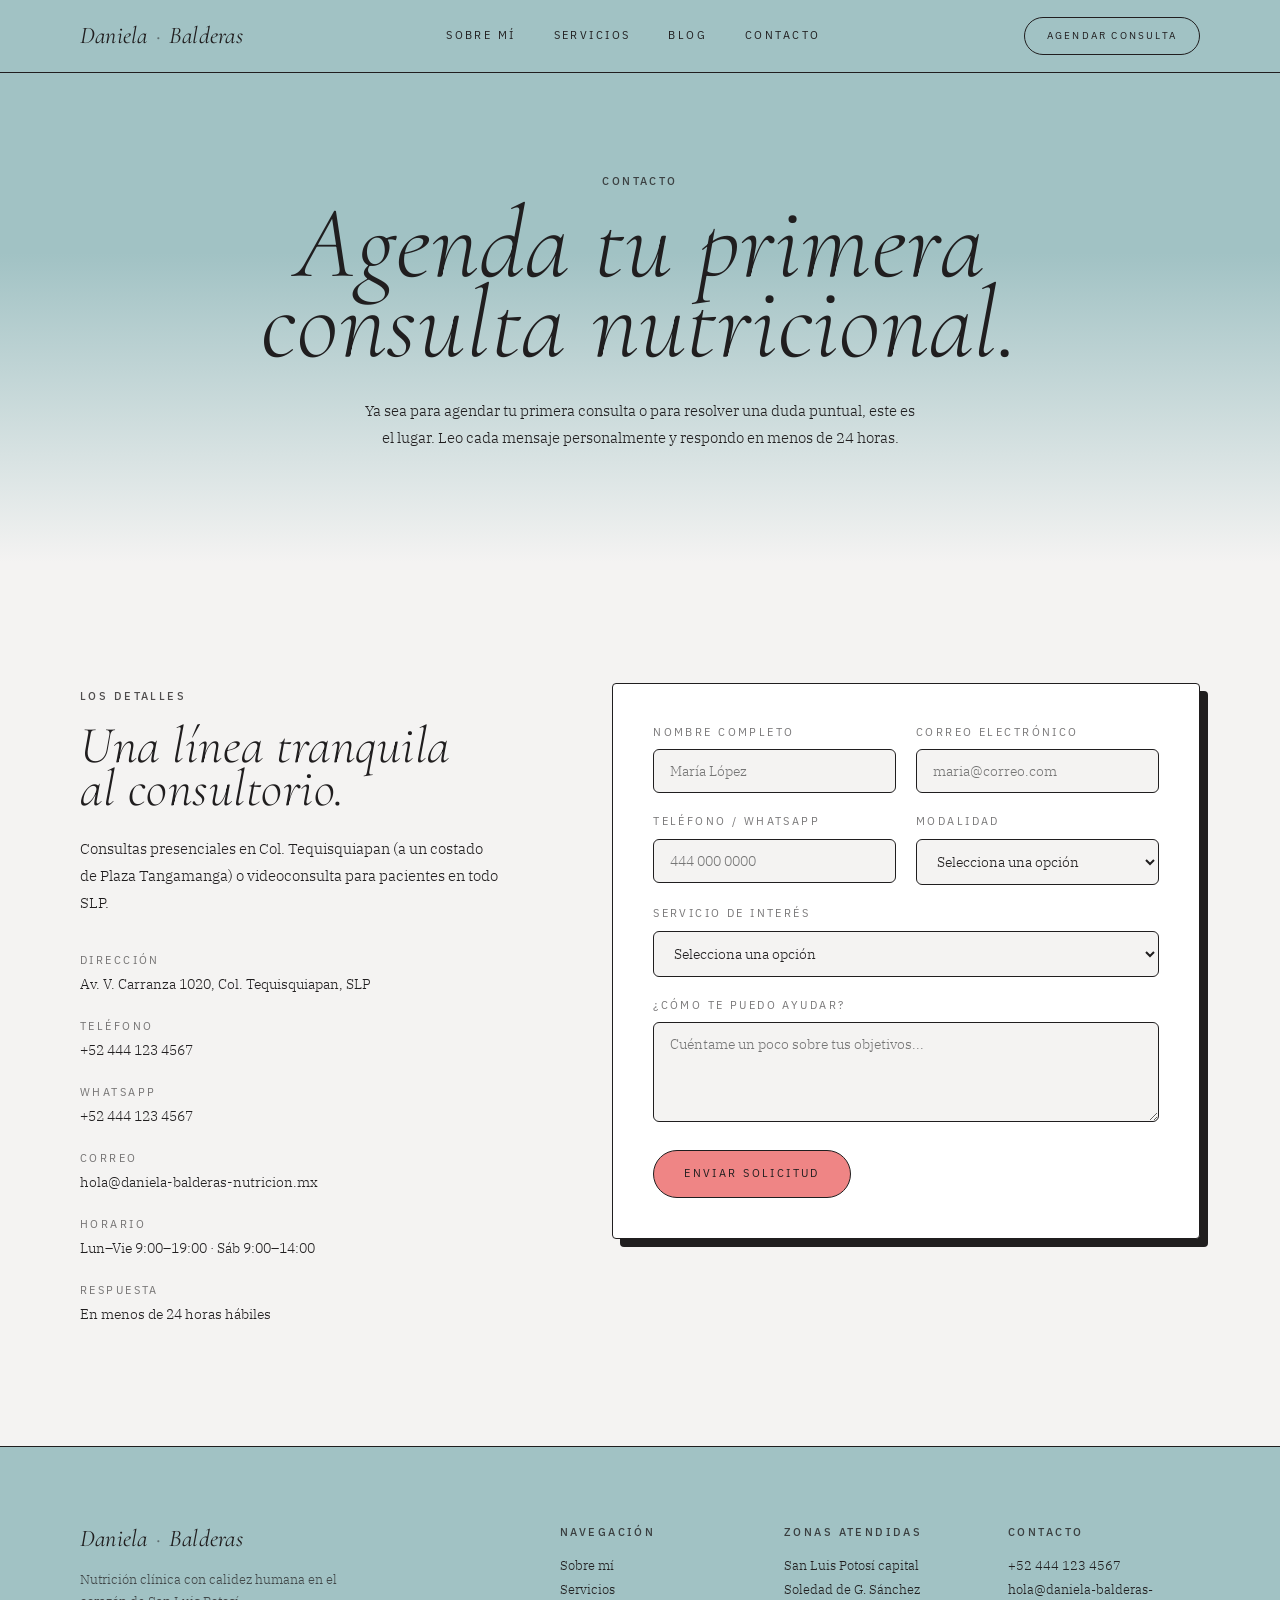
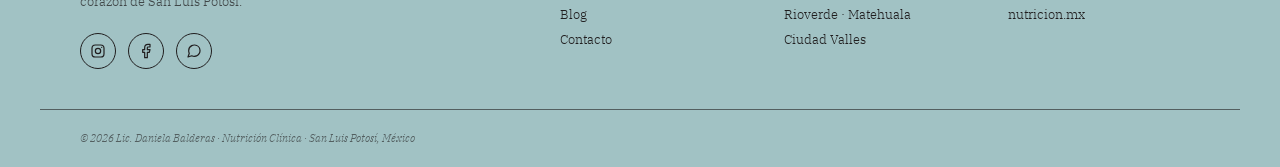
<file: contacto.html>
<!DOCTYPE html>
<html lang="es-MX">
<head>
  <meta charset="UTF-8" />
  <meta name="viewport" content="width=device-width, initial-scale=1" />
  <title>Contacto · Nutrióloga en San Luis Potosí · Daniela Balderas</title>
  <meta name="description" content="Agenda tu consulta con la nutrióloga Daniela Balderas en San Luis Potosí. Consultorio en Tequisquiapan y videoconsulta. Respuesta en menos de 24 h." />
  <meta name="robots" content="index,follow,max-image-preview:large" />
  <meta name="keywords" content="contacto nutrióloga SLP, agendar consulta San Luis Potosí, consulta nutricional Tequisquiapan, nutrición en línea SLP" />
  <meta name="geo.region" content="MX-SLP" />
  <meta name="geo.placename" content="San Luis Potosí" />
  <meta name="geo.position" content="22.156469;-100.985540" />
  <meta name="ICBM" content="22.156469, -100.985540" />
  <link rel="canonical" href="https://daniela-balderas-nutricion.mx/contacto.html" />
  <link rel="icon" href="data:image/svg+xml,%3Csvg xmlns='http://www.w3.org/2000/svg' viewBox='0 0 100 100'%3E%3Ctext x='50%25' y='50%25' text-anchor='middle' dominant-baseline='central' font-size='80'%3E%F0%9F%8D%8E%3C/text%3E%3C/svg%3E" />

  <meta property="og:type" content="website" />
  <meta property="og:locale" content="es_MX" />
  <meta property="og:site_name" content="Daniela Balderas · Nutrición Clínica SLP" />
  <meta property="og:url" content="https://daniela-balderas-nutricion.mx/contacto.html" />
  <meta property="og:title" content="Contacto · Nutrióloga en San Luis Potosí · Daniela Balderas" />
  <meta property="og:description" content="Consultorio en Col. Tequisquiapan, SLP. Videoconsulta para todo el estado." />
  <meta property="og:image" content="https://daniela-balderas-nutricion.mx/images/daniela-stand.jpg" />
  <meta property="og:image:alt" content="Consultorio de nutrición en Col. Tequisquiapan, San Luis Potosí" />
  <meta name="twitter:card" content="summary_large_image" />
  <meta name="twitter:title" content="Contacto · Nutrióloga en San Luis Potosí · Daniela Balderas" />
  <meta name="twitter:description" content="Agenda tu consulta presencial o en línea. Respuesta en menos de 24 horas." />
  <meta name="twitter:image" content="https://daniela-balderas-nutricion.mx/images/daniela-stand.jpg" />

  <link rel="preconnect" href="https://fonts.googleapis.com" />
  <link rel="preconnect" href="https://fonts.gstatic.com" crossorigin />
  <link href="https://fonts.googleapis.com/css2?family=Cormorant+Garamond:ital,wght@0,300;0,400;1,300;1,400&family=IBM+Plex+Sans:wght@300;400;500;600&family=IBM+Plex+Serif:ital,wght@0,300;0,400;1,300&display=swap" rel="stylesheet" />
  <link rel="stylesheet" href="styles.css" />
  <style>
    /* Gradient hero — teal fades into .contact (cream) */
    body.page-contacto .page-hero--sage {
      background: linear-gradient(to bottom,
        #A1C2C4 0%,
        #A1C2C4 45%,
        #F4F3F2 100%) !important;
      border-bottom: 0 !important;
    }
    body.page-contacto .contact { border-top: 0 !important; }
    body.page-contacto .nav { background: #A1C2C4 !important; }
    /* Footer solid teal to match hero */
    body.page-contacto .footer { background: #A1C2C4 !important; }
  </style>

  <script type="application/ld+json">
  {
    "@context": "https://schema.org",
    "@type": "ContactPage",
    "name": "Contacto · Daniela Balderas Nutrición",
    "url": "https://daniela-balderas-nutricion.mx/contacto.html",
    "mainEntity": {
      "@type": "LocalBusiness",
      "name": "Lic. Daniela Balderas — Nutrición Clínica",
      "address": { "@type": "PostalAddress", "streetAddress": "Av. V. Carranza 1020", "addressLocality": "San Luis Potosí", "addressRegion": "SLP", "postalCode": "78250", "addressCountry": "MX" },
      "telephone": "+52-444-123-4567",
      "openingHours": "Mo-Fr 09:00-19:00, Sa 09:00-14:00"
    }
  }
  </script>
</head>
<body class="page-contacto">

  <header class="nav">
    <div class="nav__inner">
      <a href="index.html" class="logo">Daniela<span>·</span>Balderas</a>
      <nav class="nav__links" id="navLinks" aria-label="Principal">
        <a href="sobre-mi.html">Sobre mí</a>
        <a href="servicios.html">Servicios</a>
        <a href="blog.html">Blog</a>
        <a href="contacto.html">Contacto</a>
        <a href="contacto.html" class="btn btn--pill nav__cta-mobile">Agendar consulta</a>
      </nav>
      <a href="contacto.html" class="btn btn--pill nav__cta-desktop">Agendar consulta</a>
      <button class="nav__toggle" type="button" aria-label="Abrir menú" aria-controls="navLinks" aria-expanded="false" onclick="this.setAttribute('aria-expanded', this.getAttribute('aria-expanded') === 'true' ? 'false' : 'true'); document.body.classList.toggle('nav-open');">
        <span></span><span></span><span></span>
      </button>
    </div>
  </header>

  <main>

    <section class="page-hero page-hero--sage">
      <div class="page-hero__inner">
        <span class="eyebrow">Contacto</span>
        <h1><em>Agenda tu primera</em><em>consulta nutricional.</em></h1>
        <p>
          Ya sea para agendar tu primera consulta o para resolver una duda
          puntual, este es el lugar. Leo cada mensaje personalmente y
          respondo en menos de 24 horas.
        </p>
      </div>
    </section>

    <section class="contact">
      <div class="container contact__grid">
        <div class="contact__intro">
          <span class="eyebrow">Los detalles</span>
          <h2><em>Una línea tranquila</em><em>al consultorio.</em></h2>
          <p>
            Consultas presenciales en Col. Tequisquiapan (a un costado de Plaza
            Tangamanga) o videoconsulta para pacientes en todo SLP.
          </p>
          <ul class="contact__details">
            <li><strong>Dirección</strong><span>Av. V. Carranza 1020, Col. Tequisquiapan, SLP</span></li>
            <li><strong>Teléfono</strong><span>+52 444 123 4567</span></li>
            <li><strong>WhatsApp</strong><span>+52 444 123 4567</span></li>
            <li><strong>Correo</strong><span>hola@daniela-balderas-nutricion.mx</span></li>
            <li><strong>Horario</strong><span>Lun–Vie 9:00–19:00 · Sáb 9:00–14:00</span></li>
            <li><strong>Respuesta</strong><span>En menos de 24 horas hábiles</span></li>
          </ul>
        </div>

        <form class="form" onsubmit="event.preventDefault(); this.querySelector('.form__ok').hidden=false;">
          <label>
            <span>Nombre completo</span>
            <input type="text" name="nombre" required placeholder="María López" />
          </label>
          <label>
            <span>Correo electrónico</span>
            <input type="email" name="correo" required placeholder="maria@correo.com" />
          </label>
          <label>
            <span>Teléfono / WhatsApp</span>
            <input type="tel" name="tel" required placeholder="444 000 0000" />
          </label>
          <label>
            <span>Modalidad</span>
            <select name="modalidad" required>
              <option value="">Selecciona una opción</option>
              <option>Presencial — Tequisquiapan</option>
              <option>Videoconsulta — en línea</option>
            </select>
          </label>
          <label class="form__full">
            <span>Servicio de interés</span>
            <select name="servicio" required>
              <option value="">Selecciona una opción</option>
              <option>Nutrición clínica</option>
              <option>Control de peso</option>
              <option>Nutrición deportiva</option>
              <option>Nutrición infantil</option>
              <option>Embarazo y lactancia</option>
              <option>Consulta en línea</option>
              <option>Solo una pregunta</option>
            </select>
          </label>
          <label class="form__full">
            <span>¿Cómo te puedo ayudar?</span>
            <textarea name="mensaje" rows="4" placeholder="Cuéntame un poco sobre tus objetivos..."></textarea>
          </label>
          <button type="submit" class="btn btn--primary form__submit">Enviar solicitud</button>
          <p class="form__ok" hidden>¡Gracias! Te escribiré en las próximas 24 horas.</p>
        </form>
      </div>
    </section>

  </main>

  <footer class="footer">
    <div class="container footer__inner">
      <div class="footer__brand">
        <a href="index.html" class="logo">Daniela<span>·</span>Balderas</a>
        <p>Nutrición clínica con calidez humana en el corazón de San Luis Potosí.</p>
        <div class="socials" aria-label="Redes sociales">
          <a href="#" aria-label="Instagram"><svg viewBox="0 0 24 24" fill="none" stroke="currentColor" stroke-width="1.8" stroke-linecap="round" stroke-linejoin="round"><rect x="3" y="3" width="18" height="18" rx="5"/><circle cx="12" cy="12" r="4"/><circle cx="17.5" cy="6.5" r="1" fill="currentColor" stroke="none"/></svg></a>
          <a href="#" aria-label="Facebook"><svg viewBox="0 0 24 24" fill="none" stroke="currentColor" stroke-width="1.8" stroke-linecap="round" stroke-linejoin="round"><path d="M18 2h-3a5 5 0 0 0-5 5v3H7v4h3v8h4v-8h3l1-4h-4V7a1 1 0 0 1 1-1h3z"/></svg></a>
          <a href="#" aria-label="WhatsApp"><svg viewBox="0 0 24 24" fill="none" stroke="currentColor" stroke-width="1.8" stroke-linecap="round" stroke-linejoin="round"><path d="M21 11.5a8.38 8.38 0 0 1-.9 3.8 8.5 8.5 0 0 1-7.6 4.7 8.38 8.38 0 0 1-3.8-.9L3 21l1.9-5.7a8.38 8.38 0 0 1-.9-3.8 8.5 8.5 0 0 1 4.7-7.6 8.38 8.38 0 0 1 3.8-.9h.5a8.48 8.48 0 0 1 8 8v.5z"/></svg></a>
        </div>
      </div>
      <div class="footer__cols">
        <div>
          <h4>Navegación</h4>
          <a href="sobre-mi.html">Sobre mí</a>
          <a href="servicios.html">Servicios</a>
          <a href="blog.html">Blog</a>
          <a href="contacto.html">Contacto</a>
        </div>
        <div>
          <h4>Zonas atendidas</h4>
          <span>San Luis Potosí capital</span>
          <span>Soledad de G. Sánchez</span>
          <span>Rioverde · Matehuala</span>
          <span>Ciudad Valles</span>
        </div>
        <div>
          <h4>Contacto</h4>
          <span>+52 444 123 4567</span>
          <span>hola@daniela-balderas-nutricion.mx</span>
        </div>
      </div>
    </div>
    <div class="container footer__base">
      <span>© 2026 Lic. Daniela Balderas · Nutrición Clínica · San Luis Potosí, México</span>
    </div>
  </footer>

</body>
</html>
</file>
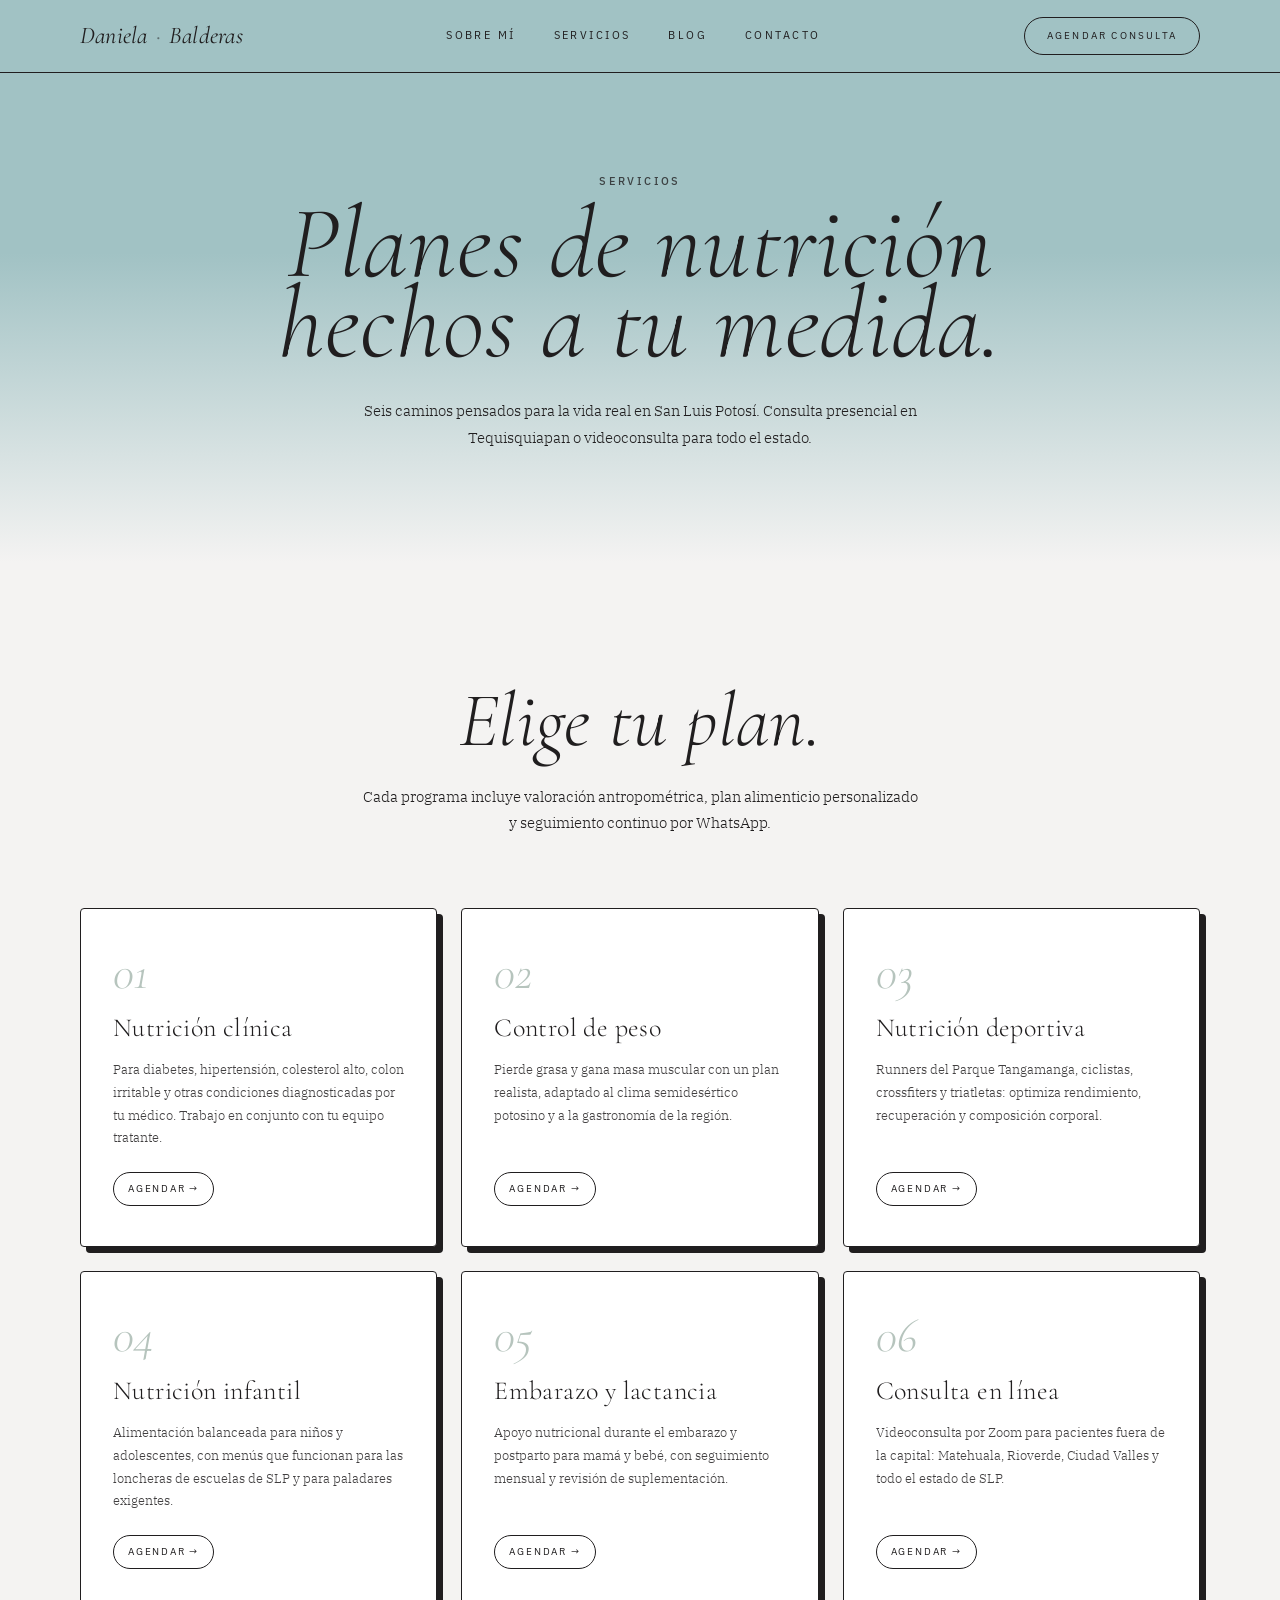
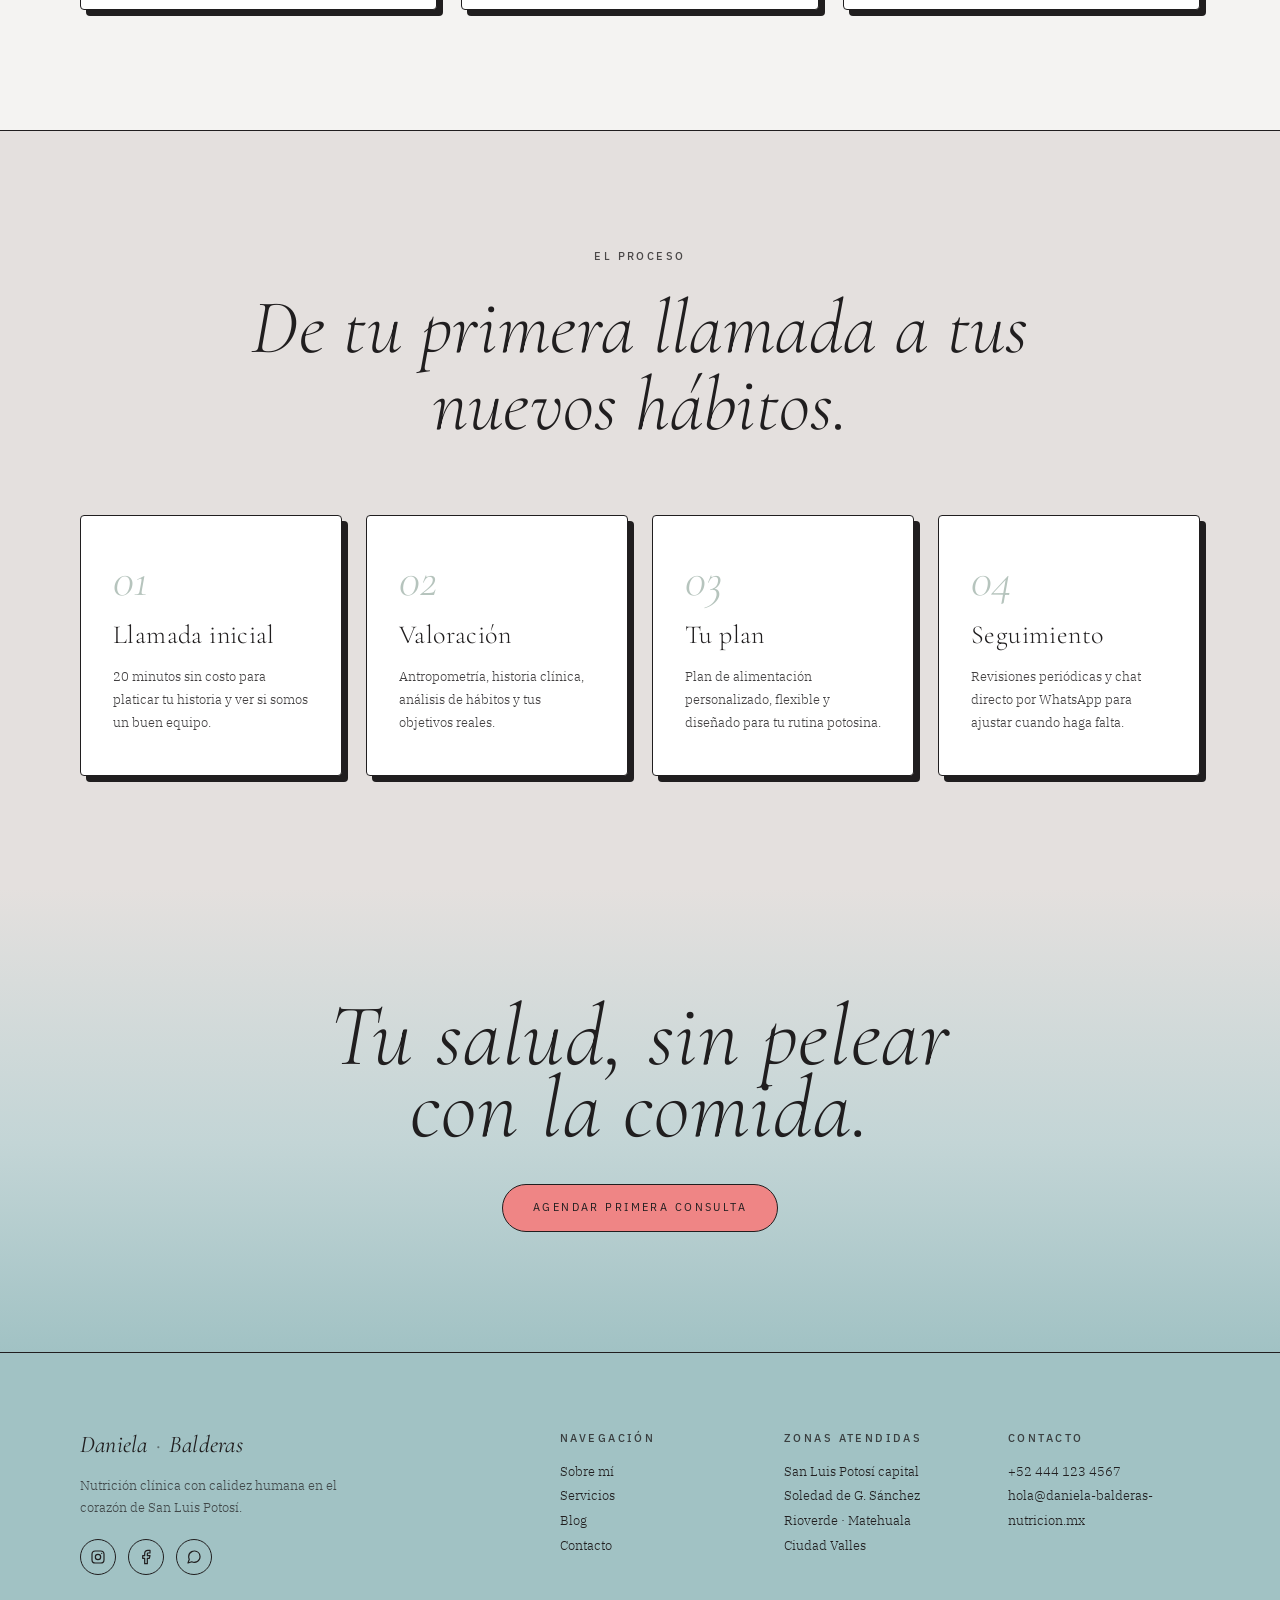
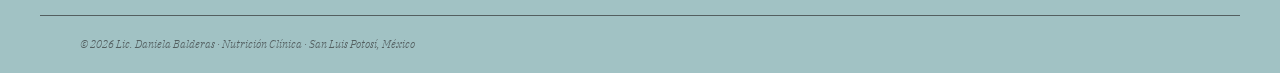
<file: servicios.html>
<!DOCTYPE html>
<html lang="es-MX">
<head>
  <meta charset="UTF-8" />
  <meta name="viewport" content="width=device-width, initial-scale=1" />
  <title>Servicios · Nutrición Clínica en San Luis Potosí</title>
  <meta name="description" content="Nutrición clínica, control de peso, deportiva, infantil y en línea en San Luis Potosí. Planes personalizados con seguimiento por WhatsApp." />
  <meta name="robots" content="index,follow,max-image-preview:large" />
  <meta name="keywords" content="servicios nutrición San Luis Potosí, plan alimenticio SLP, control de peso potosí, nutrición deportiva SLP, consulta nutricional en línea" />
  <meta name="geo.region" content="MX-SLP" />
  <meta name="geo.placename" content="San Luis Potosí" />
  <link rel="canonical" href="https://daniela-balderas-nutricion.mx/servicios.html" />
  <link rel="icon" href="data:image/svg+xml,%3Csvg xmlns='http://www.w3.org/2000/svg' viewBox='0 0 100 100'%3E%3Ctext x='50%25' y='50%25' text-anchor='middle' dominant-baseline='central' font-size='80'%3E%F0%9F%8D%8E%3C/text%3E%3C/svg%3E" />

  <meta property="og:type" content="website" />
  <meta property="og:locale" content="es_MX" />
  <meta property="og:site_name" content="Daniela Balderas · Nutrición Clínica SLP" />
  <meta property="og:url" content="https://daniela-balderas-nutricion.mx/servicios.html" />
  <meta property="og:title" content="Servicios · Nutrición Clínica en San Luis Potosí" />
  <meta property="og:description" content="Seis formas de trabajar juntos — planes personalizados para San Luis Potosí." />
  <meta property="og:image" content="https://daniela-balderas-nutricion.mx/images/daniela-stand.jpg" />
  <meta property="og:image:alt" content="Consulta de nutrición clínica en San Luis Potosí" />
  <meta name="twitter:card" content="summary_large_image" />
  <meta name="twitter:title" content="Servicios · Nutrición Clínica en San Luis Potosí" />
  <meta name="twitter:description" content="Seis planes personalizados de nutrición para SLP: clínica, deportiva, infantil, embarazo y en línea." />
  <meta name="twitter:image" content="https://daniela-balderas-nutricion.mx/images/daniela-stand.jpg" />

  <link rel="preconnect" href="https://fonts.googleapis.com" />
  <link rel="preconnect" href="https://fonts.gstatic.com" crossorigin />
  <link href="https://fonts.googleapis.com/css2?family=Cormorant+Garamond:ital,wght@0,300;0,400;1,300;1,400&family=IBM+Plex+Sans:wght@300;400;500;600&family=IBM+Plex+Serif:ital,wght@0,300;0,400;1,300&display=swap" rel="stylesheet" />
  <link rel="stylesheet" href="styles.css" />
  <style>
    /* Gradient hero — teal fades into .services (cream) */
    body.page-servicios .page-hero--teal {
      background: linear-gradient(to bottom,
        #A1C2C4 0%,
        #A1C2C4 45%,
        #F4F3F2 100%) !important;
      border-bottom: 0 !important;
    }
    body.page-servicios .services { border-top: 0 !important; }
    body.page-servicios .nav { background: #A1C2C4 !important; }
    /* CTA final — warm-gray fades down to teal, stops before footer (solid teal) */
    body.page-servicios .cta-final {
      background: linear-gradient(to bottom,
        #E4E0DE 0%,
        #C3D5D6 55%,
        #A1C2C4 100%) !important;
      border-top: 0 !important;
      border-bottom: 1px solid #201E1F !important;
    }
    body.page-servicios .about { border-bottom: 0 !important; }
    /* Footer solid teal to match hero */
    body.page-servicios .footer { background: #A1C2C4 !important; }
  </style>

  <script type="application/ld+json">
  {
    "@context": "https://schema.org",
    "@type": "Service",
    "serviceType": "Nutrición clínica",
    "provider": {
      "@type": "LocalBusiness",
      "name": "Lic. Daniela Balderas — Nutrición Clínica",
      "address": { "@type": "PostalAddress", "addressLocality": "San Luis Potosí", "addressRegion": "SLP", "addressCountry": "MX" }
    },
    "areaServed": "San Luis Potosí"
  }
  </script>
</head>
<body class="page-servicios">

  <header class="nav">
    <div class="nav__inner">
      <a href="index.html" class="logo">Daniela<span>·</span>Balderas</a>
      <nav class="nav__links" id="navLinks" aria-label="Principal">
        <a href="sobre-mi.html">Sobre mí</a>
        <a href="servicios.html">Servicios</a>
        <a href="blog.html">Blog</a>
        <a href="contacto.html">Contacto</a>
        <a href="contacto.html" class="btn btn--pill nav__cta-mobile">Agendar consulta</a>
      </nav>
      <a href="contacto.html" class="btn btn--pill nav__cta-desktop">Agendar consulta</a>
      <button class="nav__toggle" type="button" aria-label="Abrir menú" aria-controls="navLinks" aria-expanded="false" onclick="this.setAttribute('aria-expanded', this.getAttribute('aria-expanded') === 'true' ? 'false' : 'true'); document.body.classList.toggle('nav-open');">
        <span></span><span></span><span></span>
      </button>
    </div>
  </header>

  <main>

    <section class="page-hero page-hero--teal">
      <div class="page-hero__inner">
        <span class="eyebrow">Servicios</span>
        <h1><em>Planes de nutrición</em><em>hechos a tu medida.</em></h1>
        <p>
          Seis caminos pensados para la vida real en San Luis Potosí.
          Consulta presencial en Tequisquiapan o videoconsulta para todo el estado.
        </p>
      </div>
    </section>

    <section class="services">
      <div class="container">
        <div class="services__head">
          <h2><em>Elige</em> <em>tu plan.</em></h2>
          <p>
            Cada programa incluye valoración antropométrica, plan alimenticio
            personalizado y seguimiento continuo por WhatsApp.
          </p>
        </div>
        <div class="services__grid">
          <article class="service">
            <div class="service__num">01</div>
            <h3>Nutrición clínica</h3>
            <p>
              Para diabetes, hipertensión, colesterol alto, colon irritable y
              otras condiciones diagnosticadas por tu médico. Trabajo en
              conjunto con tu equipo tratante.
            </p>
            <a href="contacto.html" class="service__link">Agendar →</a>
          </article>

          <article class="service">
            <div class="service__num">02</div>
            <h3>Control de peso</h3>
            <p>
              Pierde grasa y gana masa muscular con un plan realista, adaptado
              al clima semidesértico potosino y a la gastronomía de la región.
            </p>
            <a href="contacto.html" class="service__link">Agendar →</a>
          </article>

          <article class="service">
            <div class="service__num">03</div>
            <h3>Nutrición deportiva</h3>
            <p>
              Runners del Parque Tangamanga, ciclistas, crossfiters y
              triatletas: optimiza rendimiento, recuperación y composición
              corporal.
            </p>
            <a href="contacto.html" class="service__link">Agendar →</a>
          </article>

          <article class="service">
            <div class="service__num">04</div>
            <h3>Nutrición infantil</h3>
            <p>
              Alimentación balanceada para niños y adolescentes, con menús que
              funcionan para las loncheras de escuelas de SLP y para paladares
              exigentes.
            </p>
            <a href="contacto.html" class="service__link">Agendar →</a>
          </article>

          <article class="service">
            <div class="service__num">05</div>
            <h3>Embarazo y lactancia</h3>
            <p>
              Apoyo nutricional durante el embarazo y postparto para mamá y
              bebé, con seguimiento mensual y revisión de suplementación.
            </p>
            <a href="contacto.html" class="service__link">Agendar →</a>
          </article>

          <article class="service">
            <div class="service__num">06</div>
            <h3>Consulta en línea</h3>
            <p>
              Videoconsulta por Zoom para pacientes fuera de la capital:
              Matehuala, Rioverde, Ciudad Valles y todo el estado de SLP.
            </p>
            <a href="contacto.html" class="service__link">Agendar →</a>
          </article>
        </div>
      </div>
    </section>

    <section class="about">
      <div class="container">
        <div class="services__head">
          <span class="eyebrow">El proceso</span>
          <h2><em>De tu primera llamada</em> <em>a tus nuevos hábitos.</em></h2>
        </div>
        <div class="services__grid services__grid--four">
          <article class="service">
            <div class="service__num">01</div>
            <h3>Llamada inicial</h3>
            <p>20 minutos sin costo para platicar tu historia y ver si somos un buen equipo.</p>
          </article>
          <article class="service">
            <div class="service__num">02</div>
            <h3>Valoración</h3>
            <p>Antropometría, historia clínica, análisis de hábitos y tus objetivos reales.</p>
          </article>
          <article class="service">
            <div class="service__num">03</div>
            <h3>Tu plan</h3>
            <p>Plan de alimentación personalizado, flexible y diseñado para tu rutina potosina.</p>
          </article>
          <article class="service">
            <div class="service__num">04</div>
            <h3>Seguimiento</h3>
            <p>Revisiones periódicas y chat directo por WhatsApp para ajustar cuando haga falta.</p>
          </article>
        </div>
      </div>
    </section>

    <section class="cta-final">
      <div class="container">
        <h2><em>Tu salud, sin pelear</em><em>con la comida.</em></h2>
        <a href="contacto.html" class="btn btn--primary">Agendar primera consulta</a>
      </div>
    </section>

  </main>

  <footer class="footer">
    <div class="container footer__inner">
      <div class="footer__brand">
        <a href="index.html" class="logo">Daniela<span>·</span>Balderas</a>
        <p>Nutrición clínica con calidez humana en el corazón de San Luis Potosí.</p>
        <div class="socials" aria-label="Redes sociales">
          <a href="#" aria-label="Instagram"><svg viewBox="0 0 24 24" fill="none" stroke="currentColor" stroke-width="1.8" stroke-linecap="round" stroke-linejoin="round"><rect x="3" y="3" width="18" height="18" rx="5"/><circle cx="12" cy="12" r="4"/><circle cx="17.5" cy="6.5" r="1" fill="currentColor" stroke="none"/></svg></a>
          <a href="#" aria-label="Facebook"><svg viewBox="0 0 24 24" fill="none" stroke="currentColor" stroke-width="1.8" stroke-linecap="round" stroke-linejoin="round"><path d="M18 2h-3a5 5 0 0 0-5 5v3H7v4h3v8h4v-8h3l1-4h-4V7a1 1 0 0 1 1-1h3z"/></svg></a>
          <a href="#" aria-label="WhatsApp"><svg viewBox="0 0 24 24" fill="none" stroke="currentColor" stroke-width="1.8" stroke-linecap="round" stroke-linejoin="round"><path d="M21 11.5a8.38 8.38 0 0 1-.9 3.8 8.5 8.5 0 0 1-7.6 4.7 8.38 8.38 0 0 1-3.8-.9L3 21l1.9-5.7a8.38 8.38 0 0 1-.9-3.8 8.5 8.5 0 0 1 4.7-7.6 8.38 8.38 0 0 1 3.8-.9h.5a8.48 8.48 0 0 1 8 8v.5z"/></svg></a>
        </div>
      </div>
      <div class="footer__cols">
        <div>
          <h4>Navegación</h4>
          <a href="sobre-mi.html">Sobre mí</a>
          <a href="servicios.html">Servicios</a>
          <a href="blog.html">Blog</a>
          <a href="contacto.html">Contacto</a>
        </div>
        <div>
          <h4>Zonas atendidas</h4>
          <span>San Luis Potosí capital</span>
          <span>Soledad de G. Sánchez</span>
          <span>Rioverde · Matehuala</span>
          <span>Ciudad Valles</span>
        </div>
        <div>
          <h4>Contacto</h4>
          <span>+52 444 123 4567</span>
          <span>hola@daniela-balderas-nutricion.mx</span>
        </div>
      </div>
    </div>
    <div class="container footer__base">
      <span>© 2026 Lic. Daniela Balderas · Nutrición Clínica · San Luis Potosí, México</span>
    </div>
  </footer>

</body>
</html>
</file>
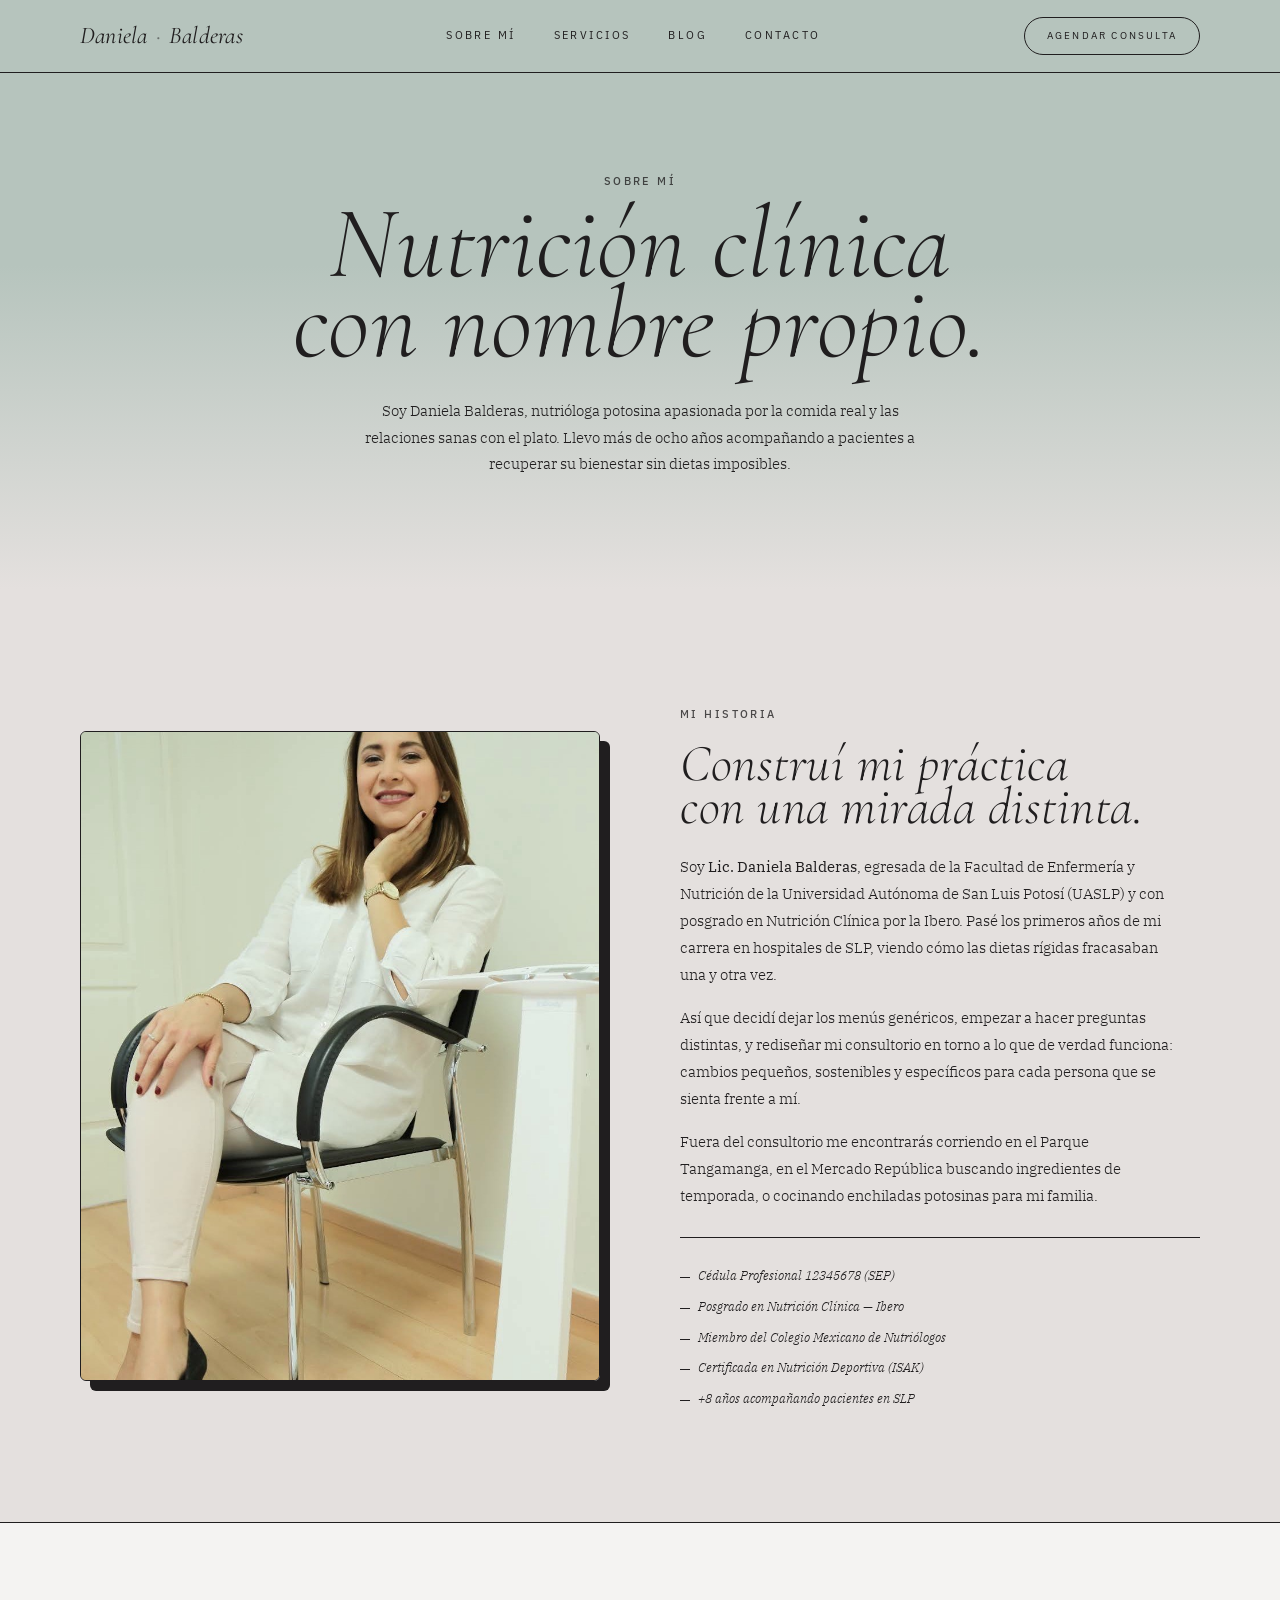
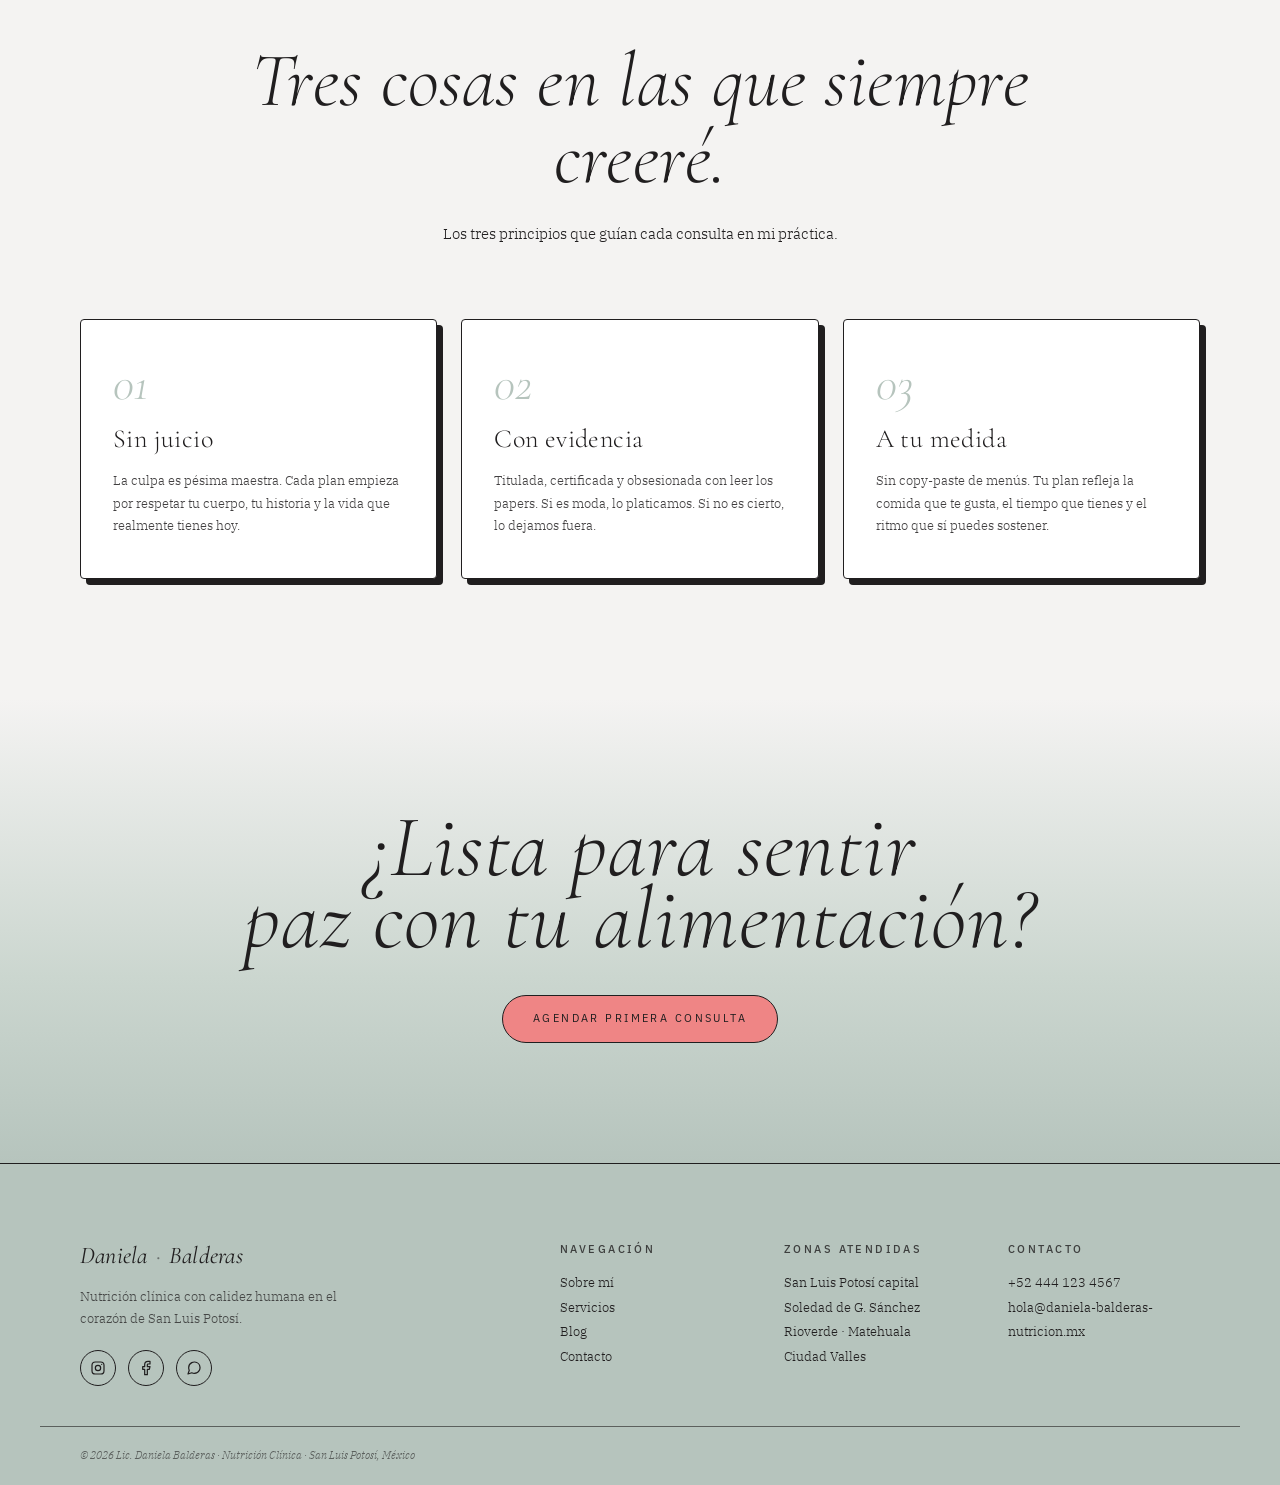
<file: sobre-mi.html>
<!DOCTYPE html>
<html lang="es-MX">
<head>
  <meta charset="UTF-8" />
  <meta name="viewport" content="width=device-width, initial-scale=1" />
  <title>Sobre mí · Nutrióloga en San Luis Potosí · Daniela Balderas</title>
  <meta name="description" content="Nutrióloga egresada de la UASLP con posgrado en Nutrición Clínica. Consulta presencial en San Luis Potosí y videoconsulta en todo el estado." />
  <meta name="robots" content="index,follow,max-image-preview:large" />
  <meta name="keywords" content="nutrióloga San Luis Potosí, Daniela Balderas, nutrición clínica SLP, nutricionista UASLP" />
  <meta name="geo.region" content="MX-SLP" />
  <meta name="geo.placename" content="San Luis Potosí" />
  <link rel="canonical" href="https://daniela-balderas-nutricion.mx/sobre-mi.html" />
  <link rel="icon" href="data:image/svg+xml,%3Csvg xmlns='http://www.w3.org/2000/svg' viewBox='0 0 100 100'%3E%3Ctext x='50%25' y='50%25' text-anchor='middle' dominant-baseline='central' font-size='80'%3E%F0%9F%8D%8E%3C/text%3E%3C/svg%3E" />

  <meta property="og:type" content="profile" />
  <meta property="og:locale" content="es_MX" />
  <meta property="og:site_name" content="Daniela Balderas · Nutrición Clínica SLP" />
  <meta property="og:url" content="https://daniela-balderas-nutricion.mx/sobre-mi.html" />
  <meta property="og:title" content="Sobre mí · Nutrióloga en San Luis Potosí · Daniela Balderas" />
  <meta property="og:description" content="Nutrióloga certificada en San Luis Potosí con más de 8 años de experiencia clínica." />
  <meta property="og:image" content="https://daniela-balderas-nutricion.mx/images/daniela-seated.jpeg" />
  <meta property="og:image:alt" content="Daniela Balderas, nutrióloga clínica en San Luis Potosí" />
  <meta name="twitter:card" content="summary_large_image" />
  <meta name="twitter:title" content="Sobre mí · Nutrióloga en San Luis Potosí · Daniela Balderas" />
  <meta name="twitter:description" content="Nutrióloga certificada en SLP con más de 8 años acompañando pacientes." />
  <meta name="twitter:image" content="https://daniela-balderas-nutricion.mx/images/daniela-seated.jpeg" />

  <link rel="preconnect" href="https://fonts.googleapis.com" />
  <link rel="preconnect" href="https://fonts.gstatic.com" crossorigin />
  <link href="https://fonts.googleapis.com/css2?family=Cormorant+Garamond:ital,wght@0,300;0,400;1,300;1,400&family=IBM+Plex+Sans:wght@300;400;500;600&family=IBM+Plex+Serif:ital,wght@0,300;0,400;1,300&display=swap" rel="stylesheet" />
  <link rel="stylesheet" href="styles.css" />
  <style>
    /* Gradient override — inline so it beats any stale CSS cache */
    body.page-sobre-mi .page-hero--sage,
    .page-hero--sage {
      background: linear-gradient(to bottom,
        #B6C4BD 0%,
        #B6C4BD 45%,
        #E4E0DE 100%) !important;
      border-bottom: 0 !important;
    }
    body.page-sobre-mi .about { border-top: 0 !important; }
    body.page-sobre-mi .nav { background: #B6C4BD !important; }
    /* CTA final — cream fades down to sage, stops before footer (solid sage) */
    body.page-sobre-mi .cta-final {
      background: linear-gradient(to bottom,
        #F4F3F2 0%,
        #CBD6CF 60%,
        #B6C4BD 100%) !important;
      border-top: 0 !important;
      border-bottom: 1px solid #201E1F !important;
    }
    body.page-sobre-mi .services { border-bottom: 0 !important; }
    /* Footer solid — never inherits gradient */
    body.page-sobre-mi .footer { background: #B6C4BD !important; }
  </style>

  <template id="__bundler_thumbnail" data-bg-color="#B6C4BD">
    <svg viewBox="0 0 1200 800" xmlns="http://www.w3.org/2000/svg">
      <rect width="1200" height="800" fill="#B6C4BD"/>
      <text x="600" y="420" text-anchor="middle" font-family="Cormorant Garamond, Georgia, serif" font-style="italic" font-weight="300" font-size="180" fill="#201E1F">D·B</text>
      <text x="600" y="540" text-anchor="middle" font-family="IBM Plex Sans, sans-serif" font-size="28" letter-spacing="12" fill="#201E1F">SOBRE MÍ</text>
    </svg>
  </template>

  <script type="application/ld+json">
  {
    "@context": "https://schema.org",
    "@type": "Person",
    "name": "Daniela Balderas",
    "jobTitle": "Licenciada en Nutrición",
    "worksFor": { "@type": "LocalBusiness", "name": "Lic. Daniela Balderas — Nutrición Clínica" },
    "alumniOf": { "@type": "CollegeOrUniversity", "name": "Universidad Autónoma de San Luis Potosí" },
    "address": { "@type": "PostalAddress", "addressLocality": "San Luis Potosí", "addressRegion": "SLP", "addressCountry": "MX" }
  }
  </script>
</head>
<body class="page-sobre-mi">

  <header class="nav">
    <div class="nav__inner">
      <a href="index.html" class="logo">Daniela<span>·</span>Balderas</a>
      <nav class="nav__links" id="navLinks" aria-label="Principal">
        <a href="sobre-mi.html">Sobre mí</a>
        <a href="servicios.html">Servicios</a>
        <a href="blog.html">Blog</a>
        <a href="contacto.html">Contacto</a>
        <a href="contacto.html" class="btn btn--pill nav__cta-mobile">Agendar consulta</a>
      </nav>
      <a href="contacto.html" class="btn btn--pill nav__cta-desktop">Agendar consulta</a>
      <button class="nav__toggle" type="button" aria-label="Abrir menú" aria-controls="navLinks" aria-expanded="false" onclick="this.setAttribute('aria-expanded', this.getAttribute('aria-expanded') === 'true' ? 'false' : 'true'); document.body.classList.toggle('nav-open');">
        <span></span><span></span><span></span>
      </button>
    </div>
  </header>

  <main>

    <section class="page-hero page-hero--sage">
      <div class="page-hero__inner">
        <span class="eyebrow">Sobre mí</span>
        <h1><em>Nutrición clínica</em><em>con nombre propio.</em></h1>
        <p>
          Soy Daniela Balderas, nutrióloga potosina apasionada por la comida real y
          las relaciones sanas con el plato. Llevo más de ocho años acompañando a
          pacientes a recuperar su bienestar sin dietas imposibles.
        </p>
      </div>
    </section>

    <section class="about">
      <div class="container about__grid">
        <div class="about__media">
          <div class="about__photo">
            <img src="images/daniela-seated.jpeg" alt="Daniela Balderas, nutrióloga clínica egresada de la UASLP, atendiendo en SLP" loading="lazy" width="640" height="800" />
          </div>
        </div>
        <div class="about__content">
          <span class="eyebrow">Mi historia</span>
          <h2><em>Construí mi práctica</em> <em>con una mirada distinta.</em></h2>
          <p>
            Soy <strong>Lic. Daniela Balderas</strong>, egresada de la Facultad
            de Enfermería y Nutrición de la Universidad Autónoma de San Luis
            Potosí (UASLP) y con posgrado en Nutrición Clínica por la Ibero.
            Pasé los primeros años de mi carrera en hospitales de SLP, viendo
            cómo las dietas rígidas fracasaban una y otra vez.
          </p>
          <p>
            Así que decidí dejar los menús genéricos, empezar a hacer preguntas
            distintas, y rediseñar mi consultorio en torno a lo que de verdad
            funciona: cambios pequeños, sostenibles y específicos para cada
            persona que se sienta frente a mí.
          </p>
          <p>
            Fuera del consultorio me encontrarás corriendo en el Parque
            Tangamanga, en el Mercado República buscando ingredientes de
            temporada, o cocinando enchiladas potosinas para mi familia.
          </p>
          <ul class="credentials">
            <li>Cédula Profesional 12345678 (SEP)</li>
            <li>Posgrado en Nutrición Clínica — Ibero</li>
            <li>Miembro del Colegio Mexicano de Nutriólogos</li>
            <li>Certificada en Nutrición Deportiva (ISAK)</li>
            <li>+8 años acompañando pacientes en SLP</li>
          </ul>
        </div>
      </div>
    </section>

    <section class="services">
      <div class="container">
        <div class="services__head">
          <h2><em>Tres cosas en las que</em> <em>siempre creeré.</em></h2>
          <p>Los tres principios que guían cada consulta en mi práctica.</p>
        </div>
        <div class="services__grid">
          <article class="service">
            <div class="service__num">01</div>
            <h3>Sin juicio</h3>
            <p>
              La culpa es pésima maestra. Cada plan empieza por respetar tu
              cuerpo, tu historia y la vida que realmente tienes hoy.
            </p>
          </article>
          <article class="service">
            <div class="service__num">02</div>
            <h3>Con evidencia</h3>
            <p>
              Titulada, certificada y obsesionada con leer los papers. Si es
              moda, lo platicamos. Si no es cierto, lo dejamos fuera.
            </p>
          </article>
          <article class="service">
            <div class="service__num">03</div>
            <h3>A tu medida</h3>
            <p>
              Sin copy-paste de menús. Tu plan refleja la comida que te gusta,
              el tiempo que tienes y el ritmo que sí puedes sostener.
            </p>
          </article>
        </div>
      </div>
    </section>

    <section class="cta-final">
      <div class="container">
        <h2><em>¿Lista para sentir</em><em>paz con tu alimentación?</em></h2>
        <a href="contacto.html" class="btn btn--primary">Agendar primera consulta</a>
      </div>
    </section>

  </main>

  <footer class="footer">
    <div class="container footer__inner">
      <div class="footer__brand">
        <a href="index.html" class="logo">Daniela<span>·</span>Balderas</a>
        <p>Nutrición clínica con calidez humana en el corazón de San Luis Potosí.</p>
        <div class="socials" aria-label="Redes sociales">
          <a href="#" aria-label="Instagram"><svg viewBox="0 0 24 24" fill="none" stroke="currentColor" stroke-width="1.8" stroke-linecap="round" stroke-linejoin="round"><rect x="3" y="3" width="18" height="18" rx="5"/><circle cx="12" cy="12" r="4"/><circle cx="17.5" cy="6.5" r="1" fill="currentColor" stroke="none"/></svg></a>
          <a href="#" aria-label="Facebook"><svg viewBox="0 0 24 24" fill="none" stroke="currentColor" stroke-width="1.8" stroke-linecap="round" stroke-linejoin="round"><path d="M18 2h-3a5 5 0 0 0-5 5v3H7v4h3v8h4v-8h3l1-4h-4V7a1 1 0 0 1 1-1h3z"/></svg></a>
          <a href="#" aria-label="WhatsApp"><svg viewBox="0 0 24 24" fill="none" stroke="currentColor" stroke-width="1.8" stroke-linecap="round" stroke-linejoin="round"><path d="M21 11.5a8.38 8.38 0 0 1-.9 3.8 8.5 8.5 0 0 1-7.6 4.7 8.38 8.38 0 0 1-3.8-.9L3 21l1.9-5.7a8.38 8.38 0 0 1-.9-3.8 8.5 8.5 0 0 1 4.7-7.6 8.38 8.38 0 0 1 3.8-.9h.5a8.48 8.48 0 0 1 8 8v.5z"/></svg></a>
        </div>
      </div>
      <div class="footer__cols">
        <div>
          <h4>Navegación</h4>
          <a href="sobre-mi.html">Sobre mí</a>
          <a href="servicios.html">Servicios</a>
          <a href="blog.html">Blog</a>
          <a href="contacto.html">Contacto</a>
        </div>
        <div>
          <h4>Zonas atendidas</h4>
          <span>San Luis Potosí capital</span>
          <span>Soledad de G. Sánchez</span>
          <span>Rioverde · Matehuala</span>
          <span>Ciudad Valles</span>
        </div>
        <div>
          <h4>Contacto</h4>
          <span>+52 444 123 4567</span>
          <span>hola@daniela-balderas-nutricion.mx</span>
        </div>
      </div>
    </div>
    <div class="container footer__base">
      <span>© 2026 Lic. Daniela Balderas · Nutrición Clínica · San Luis Potosí, México</span>
    </div>
  </footer>

</body>
</html>
</file>
<file: styles.css>
/* ==========================================================================
   Lic. Daniela Balderas — Nutrición Clínica SLP
   Estilo editorial inspirado en Crafted by Carly
   ========================================================================== */

:root {
  /* Paleta Carly */
  --sage: #B6C4BD;
  --sage-soft: #CBD6CF;
  --teal: #A1C2C4;
  --coral: #EF8585;
  --coral-dark: #D96F6F;
  --cream: #F4F3F2;
  --warm-gray: #E4E0DE;
  --white: #FFFFFF;
  --ink: #201E1F;
  --ink-muted: rgba(32, 30, 31, 0.65);
  --ink-soft: rgba(32, 30, 31, 0.82);
  --line: #201E1F;
  --line-soft: rgba(32, 30, 31, 0.22);
  --stroke: 1.5px;

  --radius-xs: 4px;
  --radius-sm: 6px;
  --radius: 999px;
  --max: 1200px;
  --narrow: 760px;

  --font-sans: "IBM Plex Sans", system-ui, -apple-system, sans-serif;
  --font-serif: "IBM Plex Serif", Georgia, serif;
  --font-display: "Cormorant Garamond", Georgia, serif;
}

/* Reset */
* { box-sizing: border-box; margin: 0; padding: 0; }
html { scroll-behavior: smooth; }
html, body { overflow-x: hidden; }
body {
  font-family: var(--font-sans);
  background: var(--cream);
  color: var(--ink);
  line-height: 1.6;
  font-size: 15px;
  font-weight: 400;
  -webkit-font-smoothing: antialiased;
}
img { max-width: 100%; display: block; }
a { color: inherit; text-decoration: none; }
button { font: inherit; cursor: pointer; border: 0; background: none; color: inherit; }
ul { list-style: none; }

.container {
  max-width: var(--max);
  margin: 0 auto;
  padding: 0 40px;
  width: 100%;
}
.container--narrow {
  max-width: var(--narrow);
  margin: 0 auto;
  padding: 0 40px;
  width: 100%;
}

/* Tipografía editorial — patrón Carly: line-height:1, un solo color, overlap entre líneas */
h1, h2, h3, h4 {
  font-family: var(--font-display);
  font-weight: 300;
  letter-spacing: 0.01em;
  line-height: 1;
  color: var(--ink);
}
h1 { font-size: clamp(44px, 6vw, 76px); line-height: 1; }
h2 { font-size: clamp(32px, 4.4vw, 52px); line-height: 1; }
h3 { font-size: 24px; letter-spacing: 0.015em; font-weight: 300; line-height: 1; }
h4 {
  font-family: var(--font-sans);
  font-size: 11px;
  letter-spacing: 0.22em;
  text-transform: uppercase;
  font-weight: 400;
}

/* Em en titulares: italic, mismo color (sin cambio cromático), línea propia con overlap */
h1 em, h2 em, h3 em {
  font-family: var(--font-display);
  font-style: italic;
  font-weight: 300;
  color: inherit;
  display: block;
  line-height: 1;
  margin-top: -0.18em;
}
h1 .h1-tail,
h2 .h2-tail {
  display: block;
  line-height: 1;
  margin-top: -0.18em;
  font-style: normal;
}
/* Keep em inline only when explicitly re-enabled */
.article__body h2 em { display: inline; margin-top: 0; }

p { color: var(--ink); max-width: 62ch; }

/* Overline / eyebrow labels */
.eyebrow {
  display: inline-block;
  font-family: var(--font-sans);
  font-size: 11px;
  letter-spacing: 0.22em;
  text-transform: uppercase;
  font-weight: 500;
  color: var(--ink);
  opacity: 0.78;
  margin-bottom: 24px;
}

/* Botones */
.btn {
  display: inline-flex;
  align-items: center;
  justify-content: center;
  gap: 8px;
  padding: 14px 30px;
  border-radius: var(--radius);
  font-family: var(--font-sans);
  font-size: 11px;
  letter-spacing: 0.22em;
  text-transform: uppercase;
  font-weight: 400;
  transition: all 0.25s ease;
  cursor: pointer;
  white-space: nowrap;
}
.btn--primary {
  background: var(--coral);
  color: var(--ink);
  border: var(--stroke) solid var(--ink);
}
.btn--primary:hover {
  background: var(--coral-dark);
  color: var(--white);
  transform: translateY(-1px);
}
.btn--ghost, .btn--pill {
  background: transparent;
  color: var(--ink);
  border: var(--stroke) solid var(--ink);
}
.btn--ghost:hover, .btn--pill:hover {
  background: var(--ink);
  color: var(--white);
  border-color: var(--ink);
}
.btn--pill {
  padding: 10px 22px;
  font-size: 10px;
}

/* ==========================================================================
   Header / Nav
   ========================================================================== */
.nav {
  position: fixed;
  top: 0;
  left: 0;
  width: 100%;
  z-index: 40;
  background: var(--sage);
  border-bottom: var(--stroke) solid var(--ink);
}
.nav__inner {
  max-width: var(--max);
  margin: 0 auto;
  padding: 0 40px;
  height: 72px;
  display: flex;
  align-items: center;
  justify-content: space-between;
}
.logo {
  font-family: var(--font-display);
  font-style: italic;
  font-weight: 300;
  font-size: 24px;
  color: var(--ink);
  display: inline-flex;
  align-items: baseline;
  gap: 4px;
  line-height: 1;
}
.logo span {
  font-style: normal;
  opacity: 0.5;
}
.logo--light { color: var(--ink); }

.nav__links {
  display: flex;
  align-items: center;
  gap: 38px;
}
.nav__links a {
  font-size: 11px;
  letter-spacing: 0.22em;
  text-transform: uppercase;
  font-weight: 400;
  color: var(--ink);
  transition: opacity 0.25s ease;
}
.nav__links a:hover { opacity: 0.6; }

/* ==========================================================================
   Hero
   ========================================================================== */
.hero {
  padding-top: 72px;
  background: var(--sage);
}
.hero__grid {
  max-width: var(--max);
  margin: 0 auto;
  padding: 80px 40px 112px;
  display: grid;
  grid-template-columns: 1fr 1fr;
  gap: 64px;
  align-items: center;
}
.hero__content .eyebrow { margin-bottom: 20px; }
.hero h1 {
  font-size: clamp(48px, 6.6vw, 86px);
  line-height: 1;
  margin-bottom: 28px;
  color: var(--ink);
}
.hero h1 em {
  display: block;
  font-size: clamp(60px, 8vw, 112px);
  line-height: 1;
  color: inherit;
  margin-top: -0.2em;
}
.hero h1 .h1-tail {
  display: block;
  line-height: 1;
  font-size: clamp(48px, 6.6vw, 86px);
  margin-top: -0.15em;
}
.hero .lead {
  font-family: var(--font-serif);
  font-weight: 300;
  font-size: 15px;
  line-height: 1.75;
  color: var(--ink);
  max-width: 460px;
  margin-bottom: 32px;
}
.hero__cta {
  display: flex;
  flex-wrap: wrap;
  gap: 14px;
}
.hero__media {
  position: relative;
}
.hero__photo {
  width: 100%;
  aspect-ratio: 4/5;
  border-radius: var(--radius-sm);
  border: var(--stroke) solid var(--ink);
  overflow: hidden;
  box-shadow: 10px 10px 0 0 var(--ink);
}
.hero__photo img {
  width: 100%;
  height: 100%;
  object-fit: cover;
  object-position: center;
  display: block;
}
.hero__badge {
  position: absolute;
  bottom: 24px;
  left: 24px;
  background: var(--white);
  padding: 10px 18px;
  border-radius: var(--radius);
  border: var(--stroke) solid var(--ink);
  font-family: var(--font-serif);
  font-style: italic;
  font-weight: 300;
  font-size: 12px;
  display: inline-flex;
  align-items: center;
  gap: 8px;
  color: var(--ink);
  box-shadow: 0 8px 20px -10px rgba(32,30,31,0.2);
}
.hero__badge .dot {
  width: 7px; height: 7px; border-radius: 50%;
  background: var(--coral);
  box-shadow: 0 0 0 4px rgba(239, 133, 133, 0.25);
}

/* ==========================================================================
   Stats band
   ========================================================================== */
.stats-band {
  background: var(--cream);
  padding: 80px 0;
}
.stats-band__inner {
  display: grid;
  grid-template-columns: 1fr 1fr;
  gap: 64px;
  align-items: center;
}
.stats-band__list {
  display: grid;
  grid-template-columns: repeat(3, 1fr);
  gap: 24px;
}
.stats-band__list li {
  display: flex;
  flex-direction: column;
  gap: 6px;
  border-left: 1px solid var(--line);
  padding-left: 20px;
}
.stats-band__list strong {
  font-family: var(--font-display);
  font-weight: 300;
  font-size: clamp(44px, 5vw, 64px);
  line-height: 1;
  color: var(--ink);
}
.stats-band__list span {
  font-family: var(--font-serif);
  font-style: italic;
  font-weight: 300;
  font-size: 12px;
  color: var(--ink);
  opacity: 0.7;
}
.stats-band__text {
  font-family: var(--font-serif);
  font-weight: 300;
  font-size: 15px;
  line-height: 1.75;
  color: var(--ink);
  max-width: 420px;
}
.stats-band__text em {
  font-style: italic;
  color: var(--ink);
}

/* ==========================================================================
   Sobre mí
   ========================================================================== */
.about {
  background: var(--warm-gray);
  padding: 112px 0;
}
.about__grid {
  display: grid;
  grid-template-columns: 1fr 1fr;
  gap: 80px;
  align-items: center;
}
.about__media {
  position: relative;
}
.about__photo {
  width: 100%;
  aspect-ratio: 4/5;
  border-radius: var(--radius-sm);
  border: var(--stroke) solid var(--ink);
  overflow: hidden;
  background-image: url('images/daniela-seated.jpeg');
  background-size: cover;
  background-position: center;
  box-shadow: 10px 10px 0 0 var(--ink);
}
.about__photo img {
  width: 100%;
  height: 100%;
  object-fit: cover;
  object-position: center;
  display: block;
}
.about__media::after {
  content: none !important;
  display: none !important;
}
.about__content h2 {
  margin-bottom: 20px;
}
.about__content p {
  font-family: var(--font-serif);
  font-weight: 300;
  font-size: 15px;
  line-height: 1.8;
  color: var(--ink);
  margin-bottom: 16px;
  max-width: 500px;
}
.about__content p strong { font-weight: 400; }
.credentials {
  display: flex;
  flex-direction: column;
  gap: 10px;
  margin-top: 28px;
  padding-top: 28px;
  border-top: 1px solid var(--line);
}
.credentials li {
  font-family: var(--font-serif);
  font-style: italic;
  font-weight: 300;
  font-size: 13px;
  color: var(--ink);
  padding-left: 18px;
  position: relative;
}
.credentials li::before {
  content: '';
  position: absolute;
  left: 0; top: 11px;
  width: 10px; height: 1px;
  background: var(--ink);
}

/* ==========================================================================
   Servicios
   ========================================================================== */
.services {
  background: var(--cream);
  padding: 120px 0;
  position: relative;
  overflow: hidden;
}
.services__head {
  text-align: center;
  max-width: 920px;
  margin: 0 auto 72px;
}
.services__head h2 {
  font-family: var(--font-display);
  font-style: normal;
  font-weight: 300;
  font-size: clamp(44px, 6vw, 78px);
  line-height: 1;
  color: var(--ink);
  margin-bottom: 24px;
  letter-spacing: 0.005em;
}
.services__head h2 em {
  display: inline;
  margin-top: 0;
  font-style: italic;
  color: inherit;
}
.services__head p {
  font-family: var(--font-serif);
  font-weight: 300;
  font-size: 15px;
  line-height: 1.75;
  margin: 0 auto;
  color: var(--ink);
}
.services__grid {
  display: grid;
  grid-template-columns: repeat(3, 1fr);
  gap: 24px;
}
.services__grid--four {
  grid-template-columns: repeat(4, 1fr);
}
@media (max-width: 1080px) {
  .services__grid--four { grid-template-columns: repeat(2, 1fr); }
}
.service {
  background: var(--white);
  border-radius: var(--radius-xs);
  border: var(--stroke) solid var(--ink);
  padding: 40px 32px;
  display: flex;
  flex-direction: column;
  gap: 14px;
  box-shadow: 6px 6px 0 0 var(--ink);
  transition: transform 0.3s ease, box-shadow 0.3s ease;
}
.service:hover {
  transform: translate(-2px, -2px);
  box-shadow: 10px 10px 0 0 var(--ink);
}
.service__num {
  font-family: var(--font-display);
  font-style: italic;
  font-weight: 300;
  font-size: 48px;
  line-height: 1;
  color: var(--sage);
  margin-bottom: 4px;
}
.service h3 {
  font-size: 26px;
  color: var(--ink);
  margin-bottom: 4px;
}
.service p {
  font-family: var(--font-serif);
  font-weight: 300;
  font-size: 13px;
  line-height: 1.75;
  color: var(--ink);
  opacity: 0.85;
  flex: 1;
}
.service__link {
  margin-top: 8px;
  font-family: var(--font-sans);
  font-size: 11px;
  letter-spacing: 0.22em;
  text-transform: uppercase;
  color: var(--coral);
  transition: opacity 0.25s ease;
  align-self: flex-start;
}
.service__link:hover { opacity: 0.7; }

/* ==========================================================================
   Testimonios
   ========================================================================== */
.testimonials {
  background: var(--teal);
  padding: 120px 0;
}
.testimonials__head {
  text-align: center;
  max-width: 680px;
  margin: 0 auto 64px;
}
.testimonials__head h2 {
  margin-bottom: 18px;
  color: var(--ink);
}
.testimonials__head h2 em {
  display: block;
}
.testimonials__head p {
  font-family: var(--font-serif);
  font-weight: 300;
  font-size: 14px;
  line-height: 1.75;
  color: var(--ink);
  margin: 0 auto;
}
.testimonials__grid {
  display: grid;
  grid-template-columns: repeat(3, 1fr);
  gap: 24px;
}
.testimonial {
  background: var(--white);
  border-radius: var(--radius-xs);
  border: var(--stroke) solid var(--ink);
  padding: 36px 30px;
  display: flex;
  flex-direction: column;
  gap: 24px;
  box-shadow: 6px 6px 0 0 var(--ink);
}
.testimonial__avatar {
  border: var(--stroke) solid var(--ink);
}
.testimonial__quote {
  font-family: var(--font-serif);
  font-weight: 300;
  font-size: 13px;
  line-height: 1.8;
  color: var(--ink);
  flex: 1;
  margin: 0;
  position: relative;
  padding-top: 28px;
  max-width: none;
}
.testimonial__quote::before {
  content: '"';
  position: absolute;
  top: -12px;
  left: -4px;
  font-family: var(--font-display);
  font-style: italic;
  font-weight: 300;
  font-size: 60px;
  line-height: 1;
  color: var(--sage);
}
.testimonial__author {
  display: flex;
  align-items: center;
  gap: 14px;
  padding-top: 20px;
  border-top: 1px solid var(--line-soft);
}
.testimonial__avatar {
  width: 42px; height: 42px;
  border-radius: 50%;
  flex-shrink: 0;
}
.testimonial__author strong {
  display: block;
  font-family: var(--font-sans);
  font-size: 12px;
  letter-spacing: 0.1em;
  text-transform: uppercase;
  font-weight: 600;
  color: var(--ink);
}
.testimonial__author span {
  display: block;
  font-family: var(--font-serif);
  font-style: italic;
  font-weight: 300;
  font-size: 12px;
  color: var(--ink);
  opacity: 0.6;
  margin-top: 2px;
}

/* ==========================================================================
   Contacto
   ========================================================================== */
.contact {
  background: var(--cream);
  padding: 120px 0;
}
.contact__grid {
  display: grid;
  grid-template-columns: 1fr 1.3fr;
  gap: 80px;
  align-items: start;
}
.contact__intro h2 {
  margin-bottom: 20px;
}
.contact__intro p {
  font-family: var(--font-serif);
  font-weight: 300;
  font-size: 15px;
  line-height: 1.8;
  color: var(--ink);
  margin-bottom: 36px;
  max-width: 420px;
}
.contact__details {
  display: flex;
  flex-direction: column;
  gap: 22px;
}
.contact__details li {
  display: flex;
  flex-direction: column;
  gap: 4px;
}
.contact__details strong {
  font-family: var(--font-sans);
  font-size: 11px;
  letter-spacing: 0.22em;
  text-transform: uppercase;
  font-weight: 400;
  color: var(--ink);
  opacity: 0.6;
}
.contact__details span {
  font-family: var(--font-serif);
  font-weight: 300;
  font-size: 14px;
  color: var(--ink);
}

/* Form */
.form {
  background: var(--white);
  border-radius: var(--radius-xs);
  border: var(--stroke) solid var(--ink);
  padding: 40px;
  display: grid;
  grid-template-columns: 1fr 1fr;
  gap: 20px;
  box-shadow: 8px 8px 0 0 var(--ink);
}
.form label {
  display: flex;
  flex-direction: column;
  gap: 8px;
}
.form label span {
  font-family: var(--font-sans);
  font-size: 11px;
  letter-spacing: 0.22em;
  text-transform: uppercase;
  font-weight: 400;
  color: var(--ink);
  opacity: 0.6;
}
.form input,
.form select,
.form textarea {
  width: 100%;
  padding: 12px 16px;
  border: 1px solid var(--ink);
  border-radius: var(--radius-sm);
  background: var(--cream);
  color: var(--ink);
  font-family: var(--font-serif);
  font-weight: 300;
  font-size: 14px;
  transition: border-color 0.2s ease, box-shadow 0.2s ease;
  outline: none;
}
.form input:focus,
.form select:focus,
.form textarea:focus {
  border-color: var(--ink);
  box-shadow: 3px 3px 0 0 var(--ink);
}
.form textarea {
  resize: vertical;
  min-height: 100px;
}
.form__full {
  grid-column: 1 / -1;
}
.form__submit {
  grid-column: 1 / -1;
  justify-self: start;
  margin-top: 8px;
}
.form__ok {
  grid-column: 1 / -1;
  font-family: var(--font-serif);
  font-style: italic;
  font-weight: 300;
  font-size: 14px;
  color: var(--ink);
}

/* ==========================================================================
   CTA final
   ========================================================================== */
.cta-final {
  background: var(--sage);
  padding: 120px 0;
  text-align: center;
}
.cta-final h2 {
  font-size: clamp(44px, 7vw, 88px);
  line-height: 1;
  margin-bottom: 32px;
  color: var(--ink);
}
.cta-final h2 em {
  display: block;
  line-height: 1;
  margin-top: -0.18em;
  color: inherit;
}

/* ==========================================================================
   Footer
   ========================================================================== */
.footer {
  background: var(--sage);
  color: var(--ink);
  padding-top: 0;
}
.footer__inner {
  display: grid;
  grid-template-columns: 1.3fr 2fr;
  gap: 64px;
  padding-top: 80px;
  padding-bottom: 40px;
}
.footer__brand p {
  font-family: var(--font-serif);
  font-weight: 300;
  font-size: 13px;
  line-height: 1.7;
  color: var(--ink);
  opacity: 0.75;
  margin: 16px 0 20px;
  max-width: 280px;
}
.socials {
  display: flex;
  gap: 12px;
}
.socials a {
  width: 36px; height: 36px;
  border-radius: 50%;
  border: var(--stroke) solid var(--ink);
  display: flex;
  align-items: center;
  justify-content: center;
  color: var(--ink);
  transition: all 0.25s ease;
}
.socials a:hover {
  background: var(--ink);
  color: var(--white);
  border-color: var(--ink);
}
.socials svg {
  width: 16px; height: 16px;
}
.footer__cols {
  display: grid;
  grid-template-columns: repeat(3, 1fr);
  gap: 32px;
}
.footer__cols h4 {
  color: var(--ink);
  opacity: 0.8;
  font-weight: 500;
  margin-bottom: 16px;
}
.footer__cols a,
.footer__cols span {
  display: block;
  font-family: var(--font-serif);
  font-weight: 300;
  font-size: 13px;
  line-height: 1.9;
  color: var(--ink);
  transition: opacity 0.25s ease;
}
.footer__cols a:hover { opacity: 0.6; }

.footer__base {
  padding: 20px 40px;
  border-top: 1px solid var(--line);
  font-family: var(--font-serif);
  font-style: italic;
  font-weight: 300;
  font-size: 11px;
  color: var(--ink);
  opacity: 0.6;
}

/* ==========================================================================
   Blog (para la página de blog)
   ========================================================================== */
.blog-hero { background: var(--warm-gray); }
.blog-grid {
  display: grid;
  grid-template-columns: repeat(3, 1fr);
  gap: 40px 28px;
  padding: 80px 0 120px;
}
.blog-card {
  display: flex;
  flex-direction: column;
  transition: opacity 0.25s ease;
}
.blog-card:hover { opacity: 0.75; }
.blog-card__img {
  width: 100%;
  aspect-ratio: 4/3;
  border-radius: var(--radius-xs);
  border: var(--stroke) solid var(--ink);
  background-size: cover;
  background-position: center;
  margin-bottom: 18px;
  overflow: hidden;
}
.blog-card__img img {
  width: 100%;
  height: 100%;
  object-fit: cover;
  object-position: center;
  display: block;
}
.blog-card h3 {
  font-size: 24px;
  line-height: 1.2;
  margin-bottom: 10px;
}
.blog-card p {
  font-family: var(--font-serif);
  font-weight: 300;
  font-size: 13px;
  line-height: 1.75;
  color: var(--ink);
  opacity: 0.8;
  margin-bottom: 12px;
}
.blog-card__meta {
  font-family: var(--font-serif);
  font-style: italic;
  font-weight: 300;
  font-size: 11px;
  color: var(--ink);
  opacity: 0.6;
  margin-top: auto;
}
.blog-featured {
  background: var(--cream);
  padding: 80px 0;
}
.blog-featured__grid {
  display: grid;
  grid-template-columns: 1fr 1fr;
  gap: 64px;
  align-items: center;
}
.blog-featured__img {
  width: 100%;
  aspect-ratio: 4/3;
  border-radius: var(--radius-xs);
  border: var(--stroke) solid var(--ink);
  background-size: cover;
  background-position: center;
  overflow: hidden;
  box-shadow: 10px 10px 0 0 var(--ink);
}
.blog-featured__img img {
  width: 100%;
  height: 100%;
  object-fit: cover;
  object-position: center;
  display: block;
}
.blog-featured h2 {
  font-size: clamp(32px, 4vw, 52px);
  line-height: 1.15;
  margin-bottom: 16px;
}
.blog-featured p {
  font-family: var(--font-serif);
  font-weight: 300;
  font-size: 15px;
  line-height: 1.8;
  color: var(--ink);
  margin-bottom: 18px;
}

/* ==========================================================================
   Page hero (para páginas interiores)
   ========================================================================== */
.page-hero {
  padding-top: 72px;
  text-align: center;
}
.page-hero__inner {
  max-width: var(--max);
  margin: 0 auto;
  padding: 96px 40px 112px;
}
.page-hero h1 {
  font-size: clamp(44px, 6vw, 76px);
  line-height: 1;
  margin-bottom: 24px;
  color: var(--ink);
}
.page-hero h1 em {
  display: block;
  font-size: clamp(56px, 8vw, 104px);
  line-height: 1;
  margin-top: -0.22em;
  color: inherit;
}
.page-hero p {
  font-family: var(--font-serif);
  font-weight: 300;
  font-size: 15px;
  line-height: 1.75;
  color: var(--ink);
  max-width: 560px;
  margin: 0 auto;
}
.page-hero--sage { background: var(--sage); }
.page-hero--teal { background: var(--teal); }
.page-hero--warm { background: var(--warm-gray); }
.page-hero--cream { background: var(--cream); }

/* Article / long content */
.article {
  background: var(--cream);
  padding: 80px 0 120px;
}
.article__body {
  max-width: var(--narrow);
  margin: 0 auto;
  padding: 0 40px;
}
.article__body p {
  font-family: var(--font-serif);
  font-weight: 300;
  font-size: 16px;
  line-height: 1.85;
  color: var(--ink);
  margin-bottom: 20px;
}
.article__body h2 {
  font-size: clamp(30px, 3.6vw, 42px);
  margin: 40px 0 16px;
}
.article__body h2 em { display: inline; }

/* ==========================================================================
   Hamburger toggle (oculto en desktop)
   ========================================================================== */
.nav__toggle {
  display: none;
  width: 40px;
  height: 40px;
  flex-direction: column;
  justify-content: center;
  align-items: center;
  gap: 5px;
  background: transparent;
  border: var(--stroke) solid var(--ink);
  border-radius: 8px;
  padding: 0;
  cursor: pointer;
}
.nav__toggle span {
  display: block;
  width: 18px;
  height: 1.5px;
  background: var(--ink);
  border-radius: 2px;
  transition: transform 0.25s ease, opacity 0.25s ease;
}
.nav__cta-mobile { display: none; }

/* ==========================================================================
   Tablet (<= 900px)
   ========================================================================== */
@media (max-width: 900px) {
  .container,
  .nav__inner { padding: 0 24px; }
  .hero__grid {
    grid-template-columns: 1fr;
    gap: 48px;
    padding: 60px 24px 80px;
  }
  .stats-band__inner,
  .about__grid,
  .contact__grid,
  .footer__inner,
  .blog-featured__grid {
    grid-template-columns: 1fr;
    gap: 40px;
  }
  .stats-band__list { grid-template-columns: 1fr; gap: 18px; }
  .services__grid,
  .services__grid--four,
  .testimonials__grid,
  .blog-grid,
  .footer__cols {
    grid-template-columns: 1fr;
  }
  .form { grid-template-columns: 1fr; padding: 28px; }

  /* Nav: hamburger aparece */
  .nav__toggle { display: inline-flex; }
  .nav__cta-desktop { display: none; }
  .nav__cta-mobile { display: inline-flex; margin-top: 16px; }
  .nav__links {
    position: fixed;
    top: 64px;
    left: 0;
    right: 0;
    background: var(--sage);
    border-bottom: var(--stroke) solid var(--ink);
    flex-direction: column;
    align-items: flex-start;
    gap: 20px;
    padding: 28px 24px 32px;
    transform: translateY(-120%);
    transition: transform 0.3s ease;
    z-index: 39;
  }
  body.nav-open .nav__links { transform: translateY(0); }
  body.nav-open .nav__toggle span:nth-child(1) { transform: translateY(6.5px) rotate(45deg); }
  body.nav-open .nav__toggle span:nth-child(2) { opacity: 0; }
  body.nav-open .nav__toggle span:nth-child(3) { transform: translateY(-6.5px) rotate(-45deg); }
  .nav__links a { font-size: 13px; }

  .nav__inner { height: 64px; }
}

/* ==========================================================================
   Mobile (<= 640px) — ajuste fino
   ========================================================================== */
@media (max-width: 640px) {
  :root { --max: 100%; }
  body { font-size: 14px; }

  /* Prevent shadow bleed causing horizontal overflow */
  .hero__photo,
  .about__photo,
  .blog-featured__img,
  .service,
  .testimonial,
  .form { max-width: 100%; }

  /* Stats: 3 columns stay visible, compact */
  .stats-band__list {
    grid-template-columns: repeat(3, 1fr);
    gap: 12px;
  }
  .stats-band__list li { padding-left: 12px; }
  .stats-band__list span { font-size: 11px; line-height: 1.4; }

  /* Larger tap targets for nav links */
  .nav__links a { padding: 6px 0; }

  /* Dev tweaks panel — out of the way on mobile */
  #tweaks-panel { display: none !important; }

  .container,
  .container--narrow,
  .nav__inner { padding: 0 20px; }

  /* Tipografía — escala más contenida en mobile */
  .hero h1 { font-size: clamp(42px, 12vw, 56px); }
  .hero h1 em { font-size: clamp(52px, 14.5vw, 70px); }
  .hero h1 .h1-tail { font-size: clamp(42px, 12vw, 56px); }
  .page-hero h1 { font-size: clamp(38px, 11vw, 52px); }
  .page-hero h1 em { font-size: clamp(46px, 13vw, 64px); }
  .cta-final h2 { font-size: clamp(36px, 10vw, 52px); }
  .services__head h2 { font-size: clamp(34px, 9vw, 48px); }
  .about__content h2,
  .contact__intro h2,
  .testimonials__head h2,
  .blog-featured h2 { font-size: clamp(30px, 8vw, 42px); }

  /* Hero */
  .hero { padding-top: 64px; }
  .hero__grid { padding: 44px 20px 60px; gap: 36px; }
  .hero h1 { margin-bottom: 20px; }
  .hero .lead { font-size: 14px; line-height: 1.7; margin-bottom: 24px; }
  .hero__cta { flex-direction: column; align-items: stretch; gap: 10px; }
  .hero__cta .btn { width: 100%; justify-content: center; }
  .hero__badge {
    font-size: 11px;
    bottom: 16px;
    left: 16px;
    padding: 8px 14px;
  }
  .hero__photo { box-shadow: 6px 6px 0 0 var(--ink); }

  /* Page hero */
  .page-hero__inner { padding: 64px 20px 72px; }

  /* Stats */
  .stats-band { padding: 56px 0; }
  .stats-band__list strong { font-size: clamp(40px, 10vw, 56px); }

  /* About */
  .about { padding: 72px 0; }
  .about__grid { gap: 32px; }
  .about__photo { box-shadow: 6px 6px 0 0 var(--ink); }

  /* Services */
  .services { padding: 72px 0; }
  .services__head { margin-bottom: 48px; }
  .service { padding: 30px 24px; box-shadow: 4px 4px 0 0 var(--ink); }
  .service__num { font-size: 38px; }
  .service h3 { font-size: 22px; }

  /* Testimonials */
  .testimonials { padding: 72px 0; }
  .testimonials__head { margin-bottom: 48px; }
  .testimonial { padding: 28px 22px; box-shadow: 4px 4px 0 0 var(--ink); }

  /* Contact */
  .contact { padding: 64px 0; }
  .contact__grid { gap: 40px; }
  .form {
    padding: 22px;
    box-shadow: 4px 4px 0 0 var(--ink);
    gap: 14px;
  }
  .form input,
  .form select,
  .form textarea { font-size: 16px; padding: 12px 14px; }
  .form__submit { width: 100%; }

  /* CTA */
  .cta-final { padding: 72px 0; }

  /* Blog */
  .blog-featured { padding: 48px 0; }
  .blog-featured__grid { gap: 28px; }
  .blog-featured__img { box-shadow: 6px 6px 0 0 var(--ink); }
  .blog-grid { padding: 48px 0 72px; gap: 36px; }
  .blog-card h3 { font-size: 22px; }

  /* Footer */
  .footer__inner {
    padding: 56px 0 32px;
    gap: 32px;
  }
  .footer__cols {
    grid-template-columns: 1fr 1fr;
    gap: 24px;
  }
  .footer__base {
    padding: 18px 20px;
    text-align: center;
  }
}

/* ==========================================================================
   Mobile pequeño (<= 400px) — texto aún más compacto
   ========================================================================== */
@media (max-width: 400px) {
  .hero h1 { font-size: 40px; }
  .hero h1 em { font-size: 50px; }
  .hero h1 .h1-tail { font-size: 40px; }
  .page-hero h1 { font-size: 36px; }
  .page-hero h1 em { font-size: 44px; }
  .cta-final h2 { font-size: 34px; }
  .services__head h2 { font-size: 32px; }
  .about__content h2,
  .contact__intro h2,
  .testimonials__head h2,
  .blog-featured h2 { font-size: 28px; }
  .footer__cols { grid-template-columns: 1fr; }
}

/* ==========================================================================
   Divisores entre secciones (outline editorial)
   ========================================================================== */
.hero,
.stats-band,
.about,
.services,
.testimonials,
.contact,
.cta-final,
.page-hero,
.blog-featured {
  border-bottom: var(--stroke) solid var(--ink);
}
/* Section wrapping the blog grid on blog.html gets the divider */
.blog-grid-section {
  border-bottom: var(--stroke) solid var(--ink);
}

/* ==========================================================================
   Difuminado únicamente entre el page-hero de sobre-mi y la sección "Mi historia"
   ========================================================================== */
body.page-sobre-mi .page-hero--sage {
  background: linear-gradient(to bottom, var(--sage) 0%, var(--sage) 45%, var(--warm-gray) 100%) !important;
  border-bottom: 0 !important;
}
body.page-sobre-mi .about {
  border-top: 0;
}

.service__link {
  padding: 8px 14px;
  border: 1.5px solid var(--ink);
  border-radius: var(--radius);
  background: transparent;
  color: var(--ink) !important;
  letter-spacing: 0.18em;
  font-size: 10px;
  transition: background 0.2s ease, color 0.2s ease;
}
.service__link:hover {
  background: var(--ink);
  color: var(--white) !important;
  opacity: 1 !important;
}

/* Blog — "Leer más" CTA */
.blog-card__cta {
  display: inline-flex;
  align-items: center;
  gap: 6px;
  margin-top: 8px;
  padding: 8px 16px;
  border: 1.5px solid var(--ink);
  border-radius: var(--radius);
  background: transparent;
  color: var(--ink);
  font-family: var(--font-sans);
  font-size: 10px;
  letter-spacing: 0.22em;
  text-transform: uppercase;
  font-weight: 500;
  align-self: flex-start;
  transition: background 0.2s ease, color 0.2s ease;
}
.blog-card__cta:hover {
  background: var(--ink);
  color: var(--white);
}
.blog-featured__cta {
  display: inline-flex;
  align-items: center;
  gap: 6px;
  margin-top: 12px;
  padding: 10px 22px;
  border: 1.5px solid var(--ink);
  border-radius: var(--radius);
  background: var(--coral);
  color: var(--ink);
  font-family: var(--font-sans);
  font-size: 11px;
  letter-spacing: 0.22em;
  text-transform: uppercase;
  font-weight: 500;
  transition: background 0.2s ease, color 0.2s ease;
}
.blog-featured__cta:hover {
  background: var(--ink);
  color: var(--white);
}

/* Logo — cursivo editorial (retorno a Cormorant italic) */
.logo {
  font-family: var(--font-display);
  font-style: italic;
  font-weight: 400;
  font-size: 24px;
  letter-spacing: 0.01em;
  text-transform: none;
  line-height: 1;
}
.logo span {
  font-style: normal;
  opacity: 0.5;
  margin: 0 4px;
}
</file>
